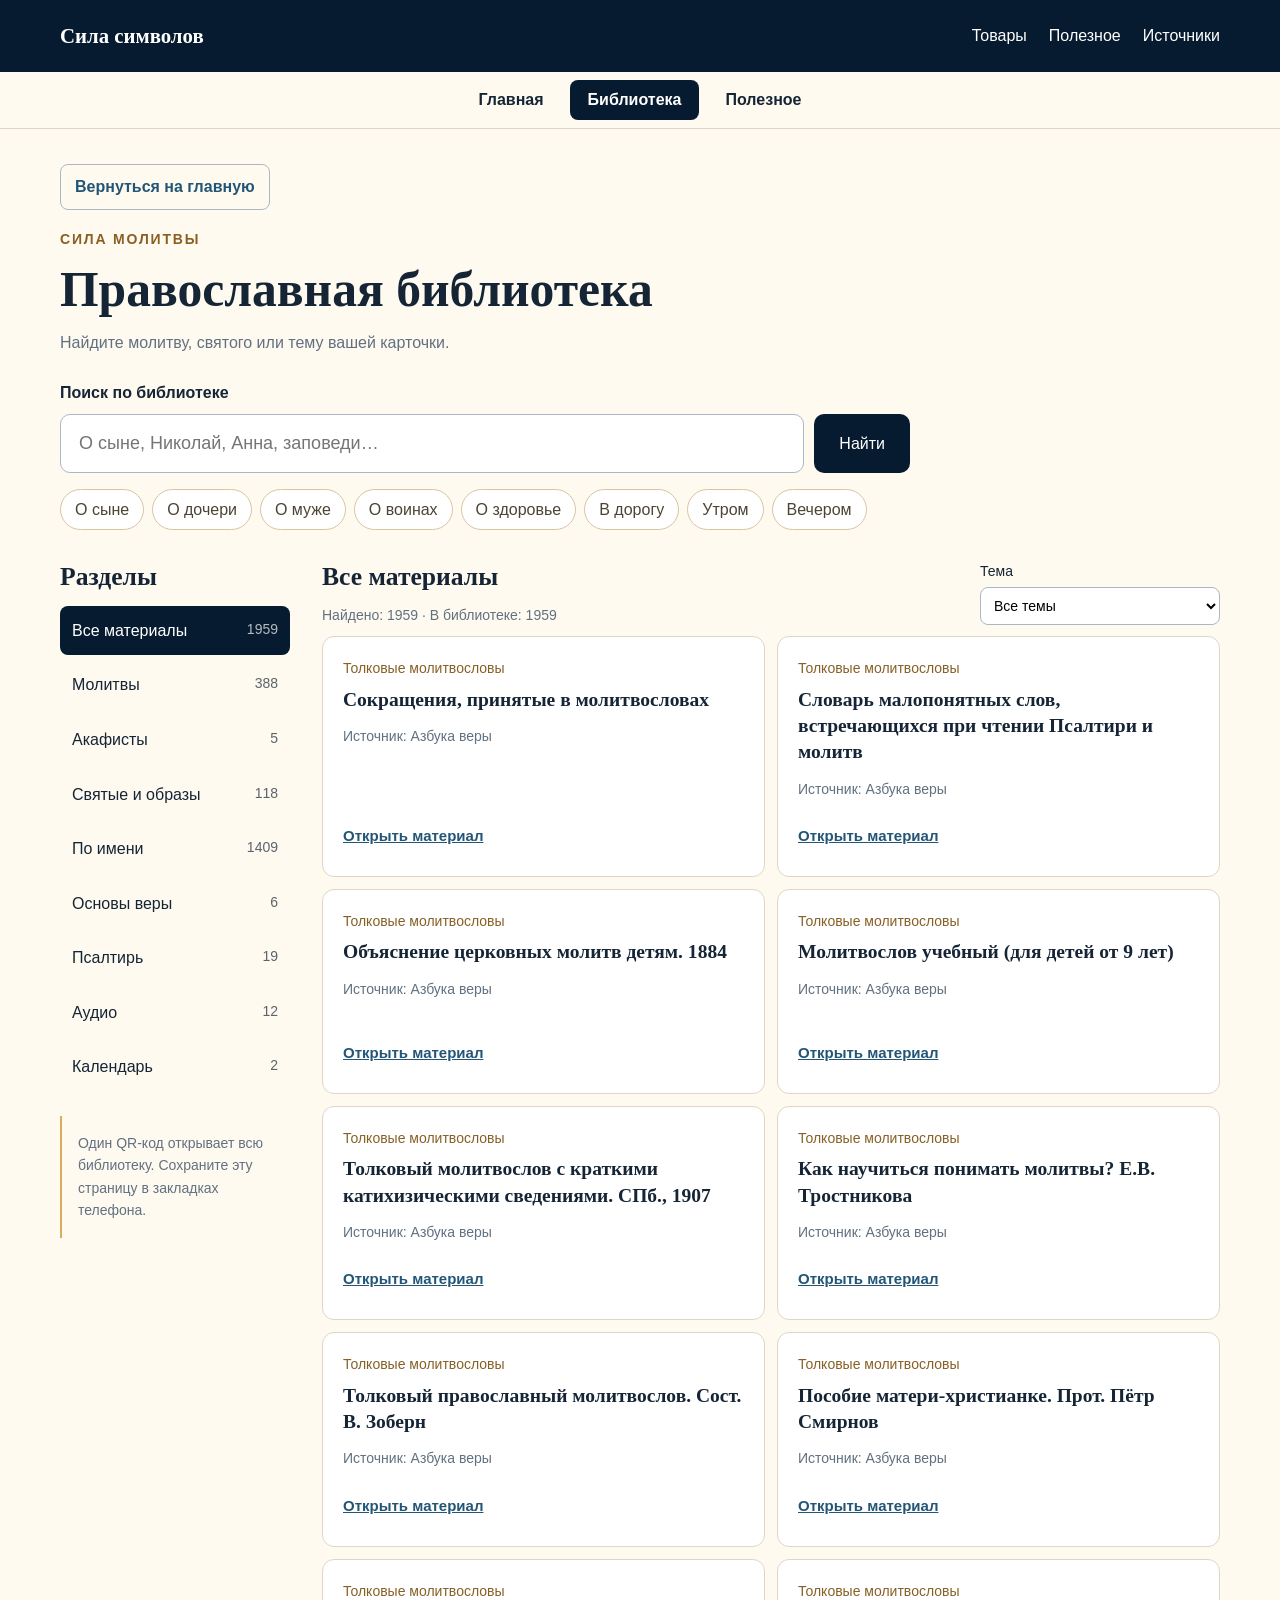
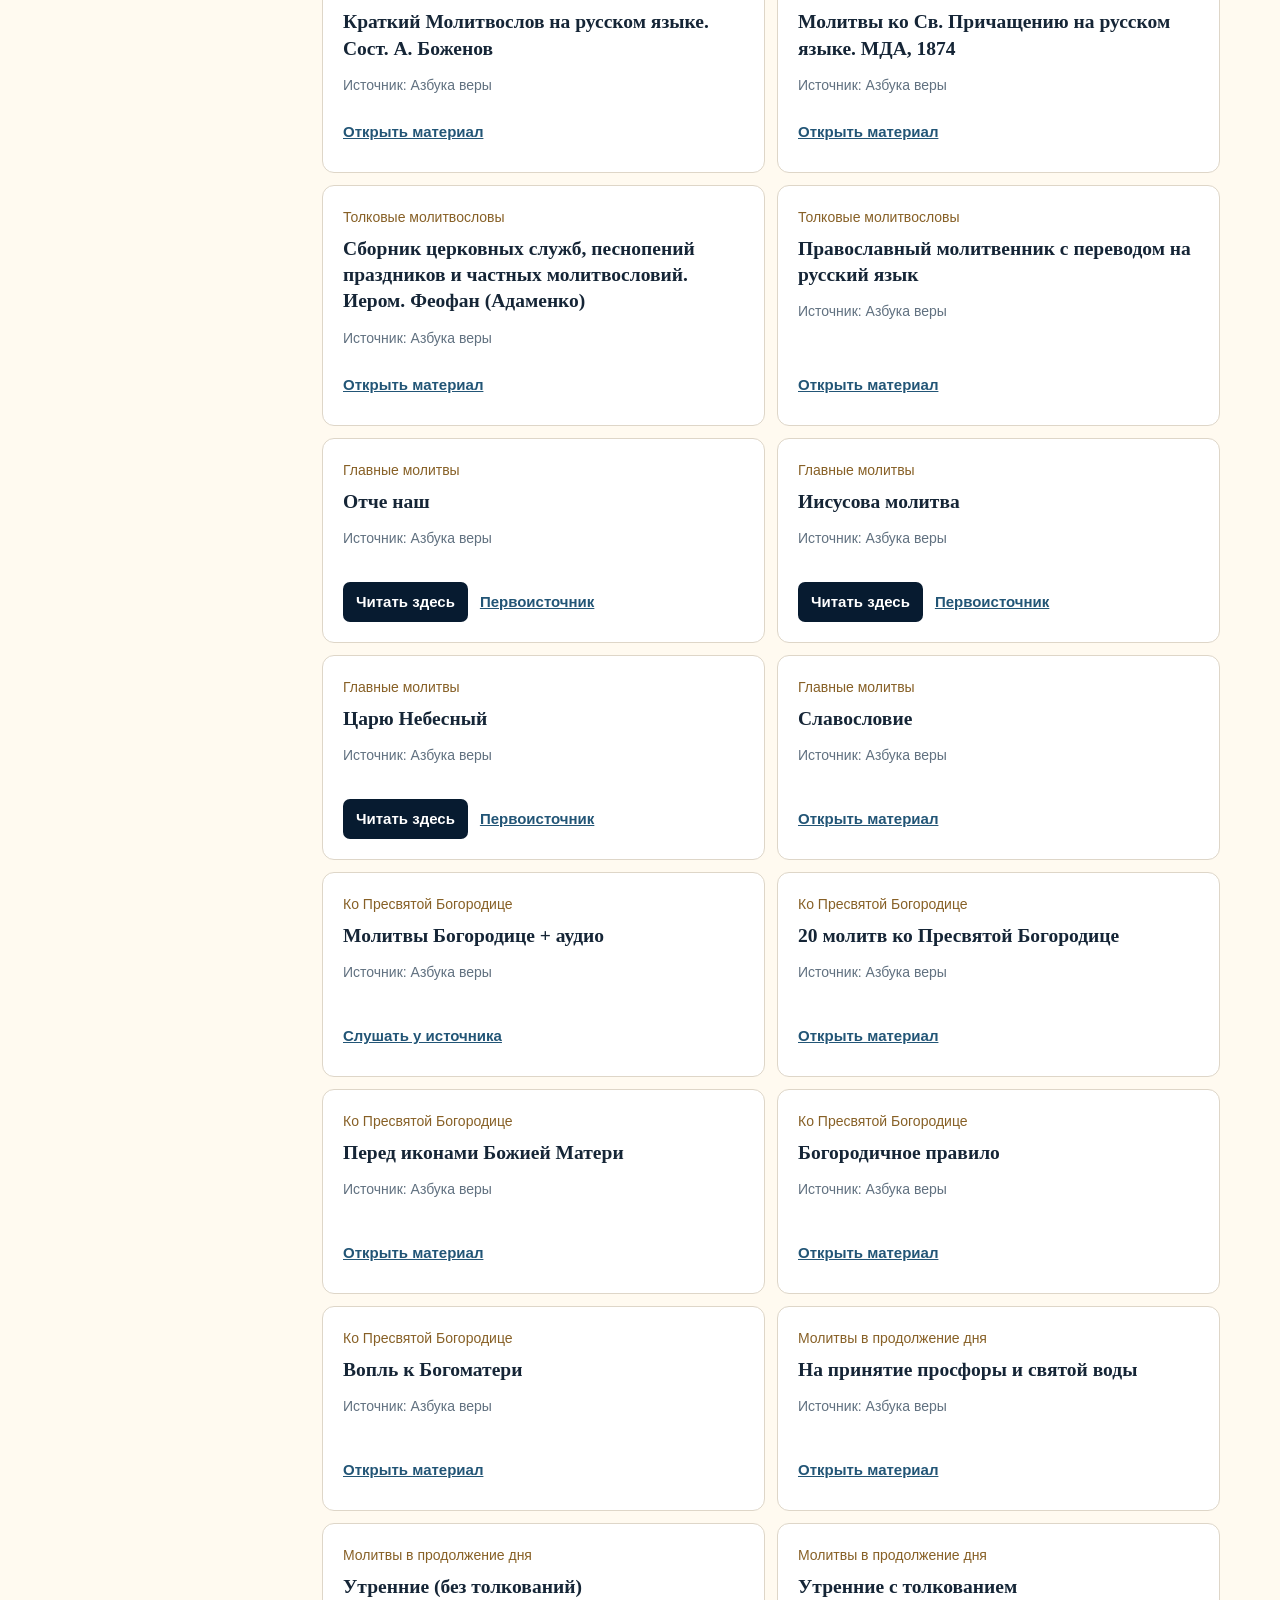
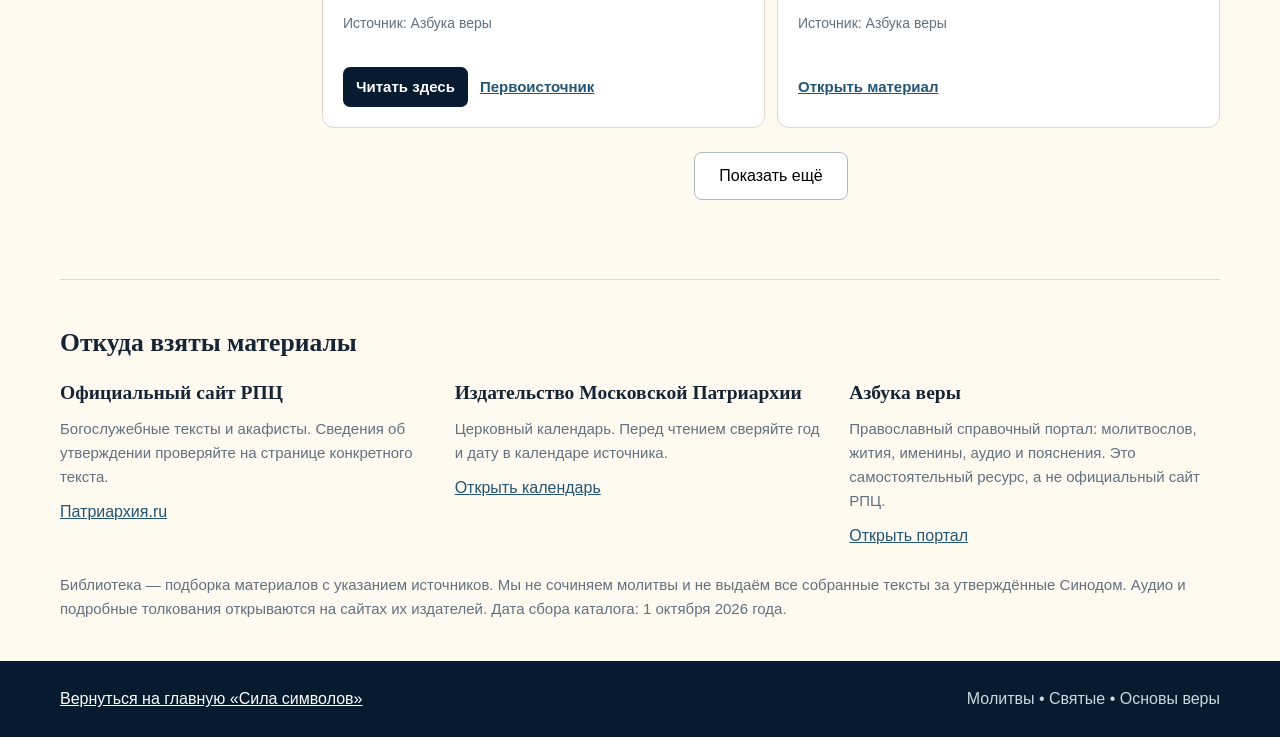
<file: biblioteka/index.html>
<!doctype html>
<html lang="ru"><head><meta charset="utf-8"><meta name="viewport" content="width=device-width,initial-scale=1"><title>Православная библиотека — Сила молитвы</title><meta name="description" content="Молитвы, акафисты, святые по имени, основы православной веры, аудио и календарь. Ссылки на источники каждого материала."><meta name="theme-color" content="#071b30"><link rel="stylesheet" href="/library.css?v=20261001-search2"><script defer src="/library.js?v=20261001-search2"></script></head>
<body><a class="skip" href="#main">К содержимому</a><header><div class="shell top"><a class="brand" href="/">Сила символов</a><nav aria-label="Основная навигация"><a href="/index.html#products">Товары</a><a href="/knowledge.html">Полезное</a><a href="#sources">Источники</a></nav></div><div class="section-tabs-wrap"><nav class="section-tabs shell" aria-label="Разделы сайта"><a href="/">Главная</a><a href="/biblioteka/" aria-current="page">Библиотека</a><a href="/knowledge.html">Полезное</a></nav></div></header>
<main id="main" class="shell"><div class="intro"><a class="return-link" href="/">Вернуться на главную</a><p class="eyebrow">Сила молитвы</p><h1>Православная библиотека</h1><p>Найдите молитву, святого или тему вашей карточки.</p></div>
<form id="search-form" role="search"><label for="search">Поиск по библиотеке</label><div class="search-row"><input type="search" id="search" placeholder="О сыне, Николай, Анна, заповеди…" autocomplete="off"><button type="submit">Найти</button></div></form>
<div class="topics" aria-label="Популярные темы"><button data-query="о сыне">О сыне</button><button data-query="о дочери">О дочери</button><button data-query="о муже">О муже</button><button data-query="воин">О воинах</button><button data-query="болящ">О здоровье</button><button data-query="водител">В дорогу</button><button data-query="утрен">Утром</button><button data-query="сон грядущ">Вечером</button></div>
<div class="workspace"><aside><h2>Разделы</h2><nav id="categories" aria-label="Разделы библиотеки"></nav><div class="aside-note">Один QR-код открывает всю библиотеку. Сохраните эту страницу в закладках телефона.</div></aside><section class="catalog" aria-labelledby="results-title"><div class="result-head"><div><h2 id="results-title">Все материалы</h2><p id="count" aria-live="polite">Загружаем библиотеку…</p></div><label class="select-label">Тема<select id="section"><option value="">Все темы</option></select></label></div><p id="name-note" hidden>Одно имя могут носить несколько святых. Откройте список и выберите святого, изображённого на вашей карточке. Имя само по себе не определяет небесного покровителя.</p><div id="results"></div><button id="more" hidden>Показать ещё</button><p id="error" hidden>Не удалось загрузить библиотеку. <button id="retry">Повторить</button></p></section></div>
<section id="sources" class="sources"><h2>Откуда взяты материалы</h2><div class="source-grid"><article><h3>Официальный сайт РПЦ</h3><p>Богослужебные тексты и акафисты. Сведения об утверждении проверяйте на странице конкретного текста.</p><a href="https://patriarchia.ru/documents/holy-texts" target="_blank" rel="noopener">Патриархия.ru</a></article><article><h3>Издательство Московской Патриархии</h3><p>Церковный календарь. Перед чтением сверяйте год и дату в календаре источника.</p><a href="https://calendar.rop.ru/" target="_blank" rel="noopener">Открыть календарь</a></article><article><h3>Азбука веры</h3><p>Православный справочный портал: молитвослов, жития, именины, аудио и пояснения. Это самостоятельный ресурс, а не официальный сайт РПЦ.</p><a href="https://azbyka.ru/" target="_blank" rel="noopener">Открыть портал</a></article></div><p class="policy">Библиотека — подборка материалов с указанием источников. Мы не сочиняем молитвы и не выдаём все собранные тексты за утверждённые Синодом. Аудио и подробные толкования открываются на сайтах их издателей. Дата сбора каталога: 1 октября 2026 года.</p></section>
</main><footer><div class="shell"><a href="/">Вернуться на главную «Сила символов»</a><span>Молитвы • Святые • Основы веры</span></div></footer>
<dialog id="reader"><div class="reader-top"><span>Чтение молитвы</span><button id="close" aria-label="Закрыть">Закрыть</button></div><h2 id="reader-title"></h2><div class="reader-tools"><button id="smaller" aria-label="Уменьшить шрифт">А−</button><button id="larger" aria-label="Увеличить шрифт">А+</button><button id="copy">Скопировать текст</button></div><div id="reader-text"></div><p id="reader-source"></p><p class="reader-note">Традиционный текст. Для пояснений и других вариантов откройте источник.</p></dialog></body></html>
</file>
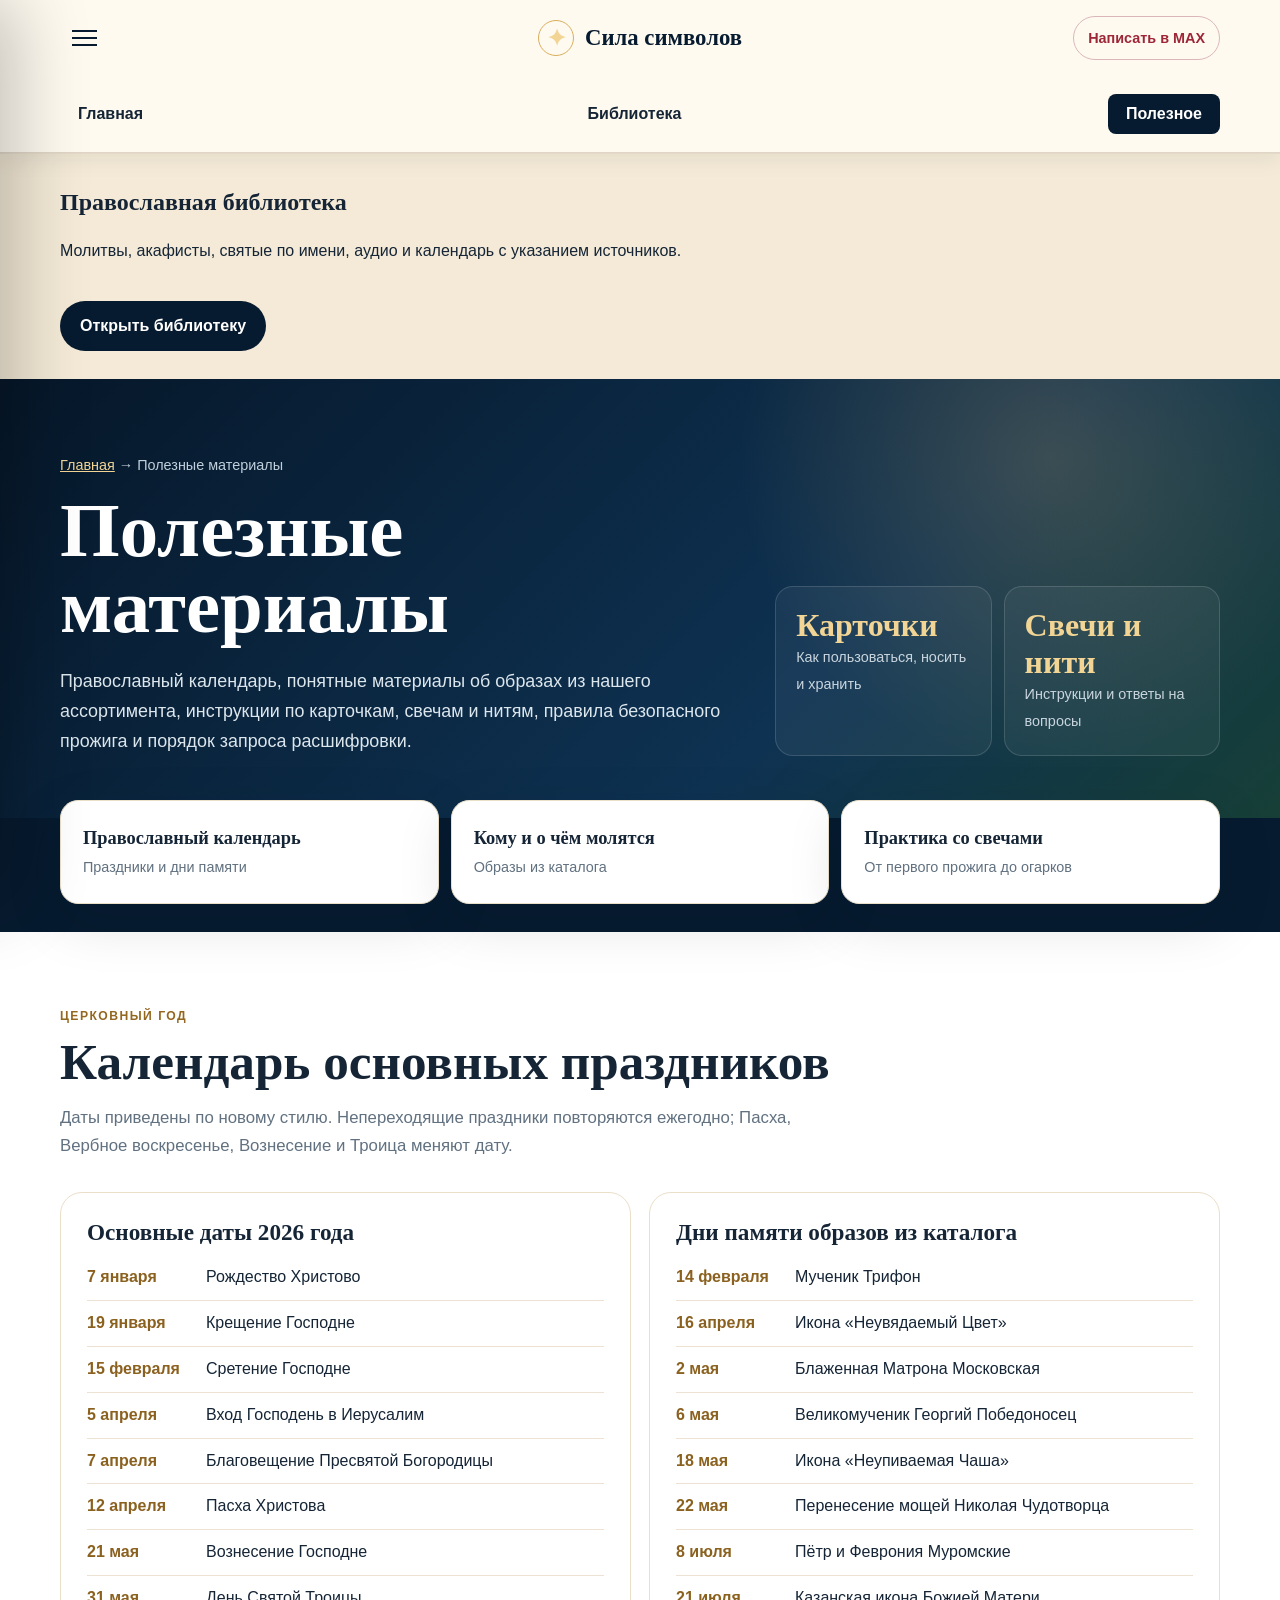
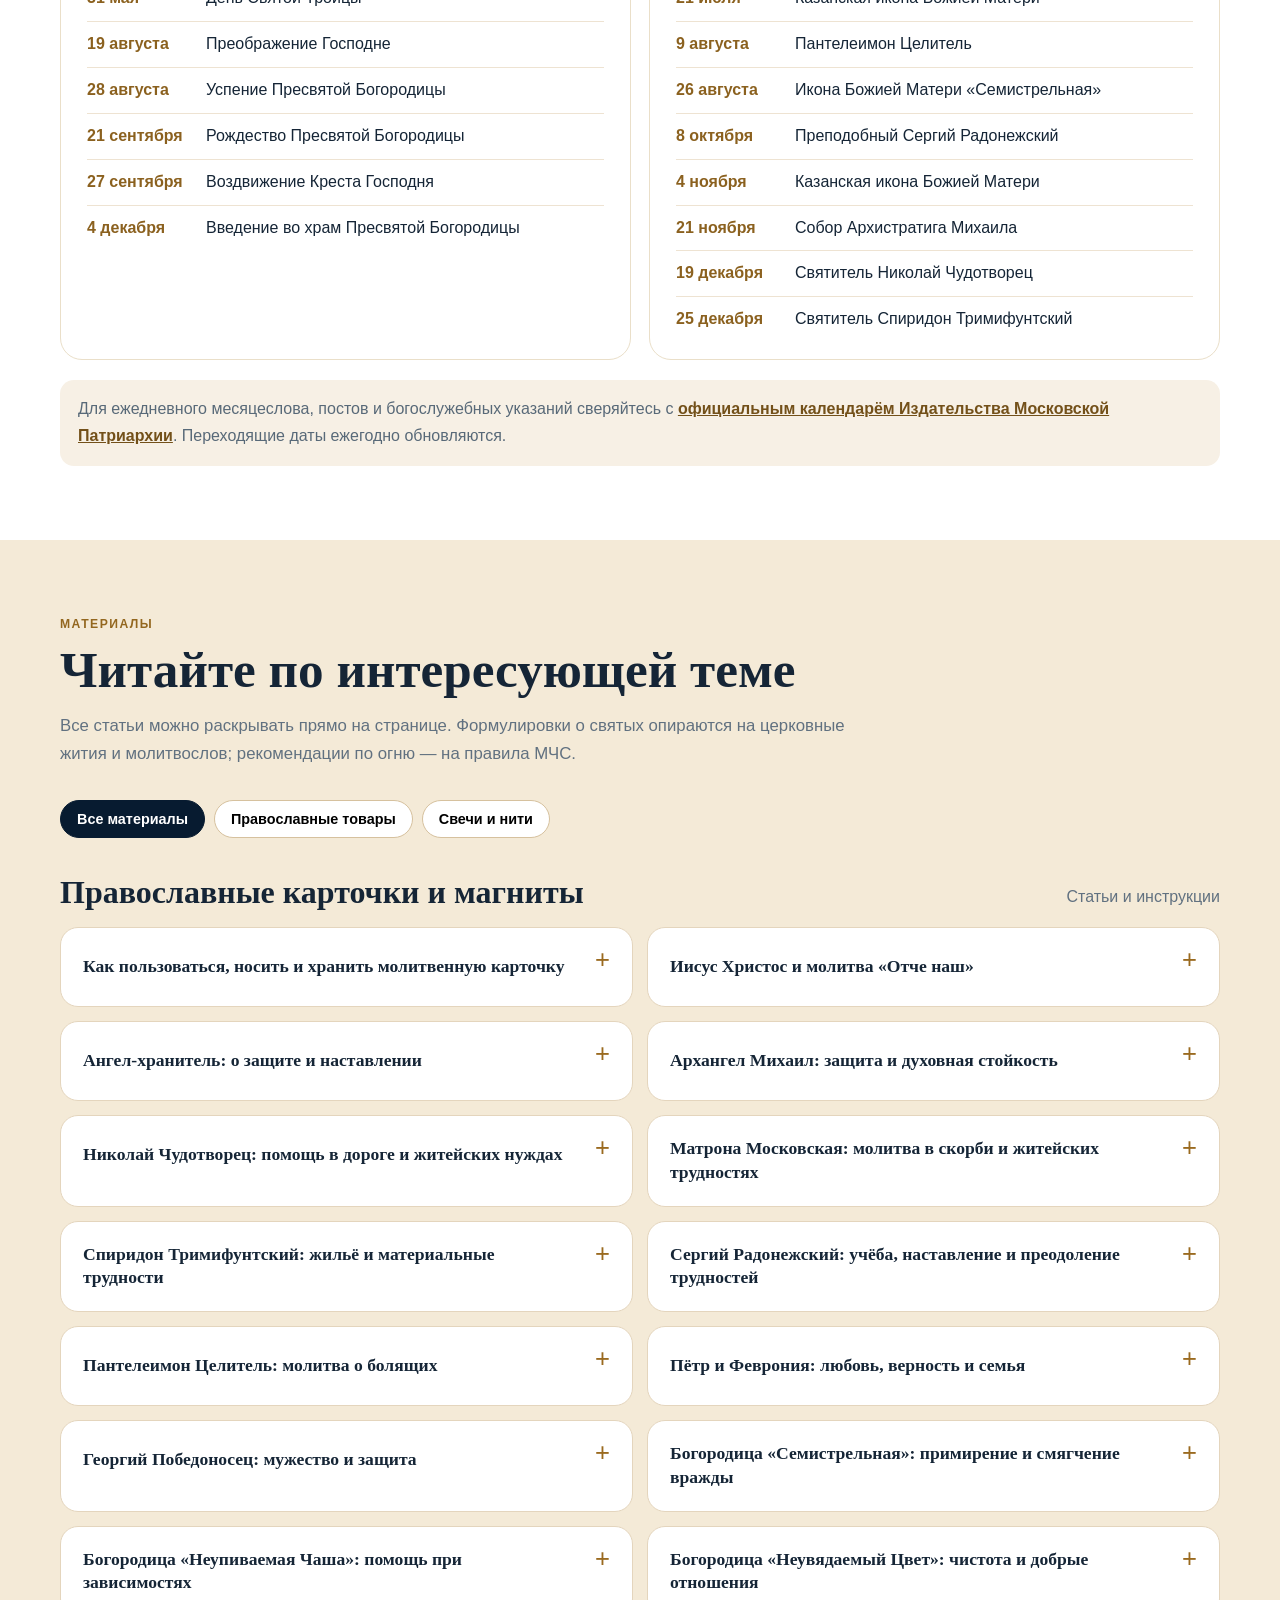
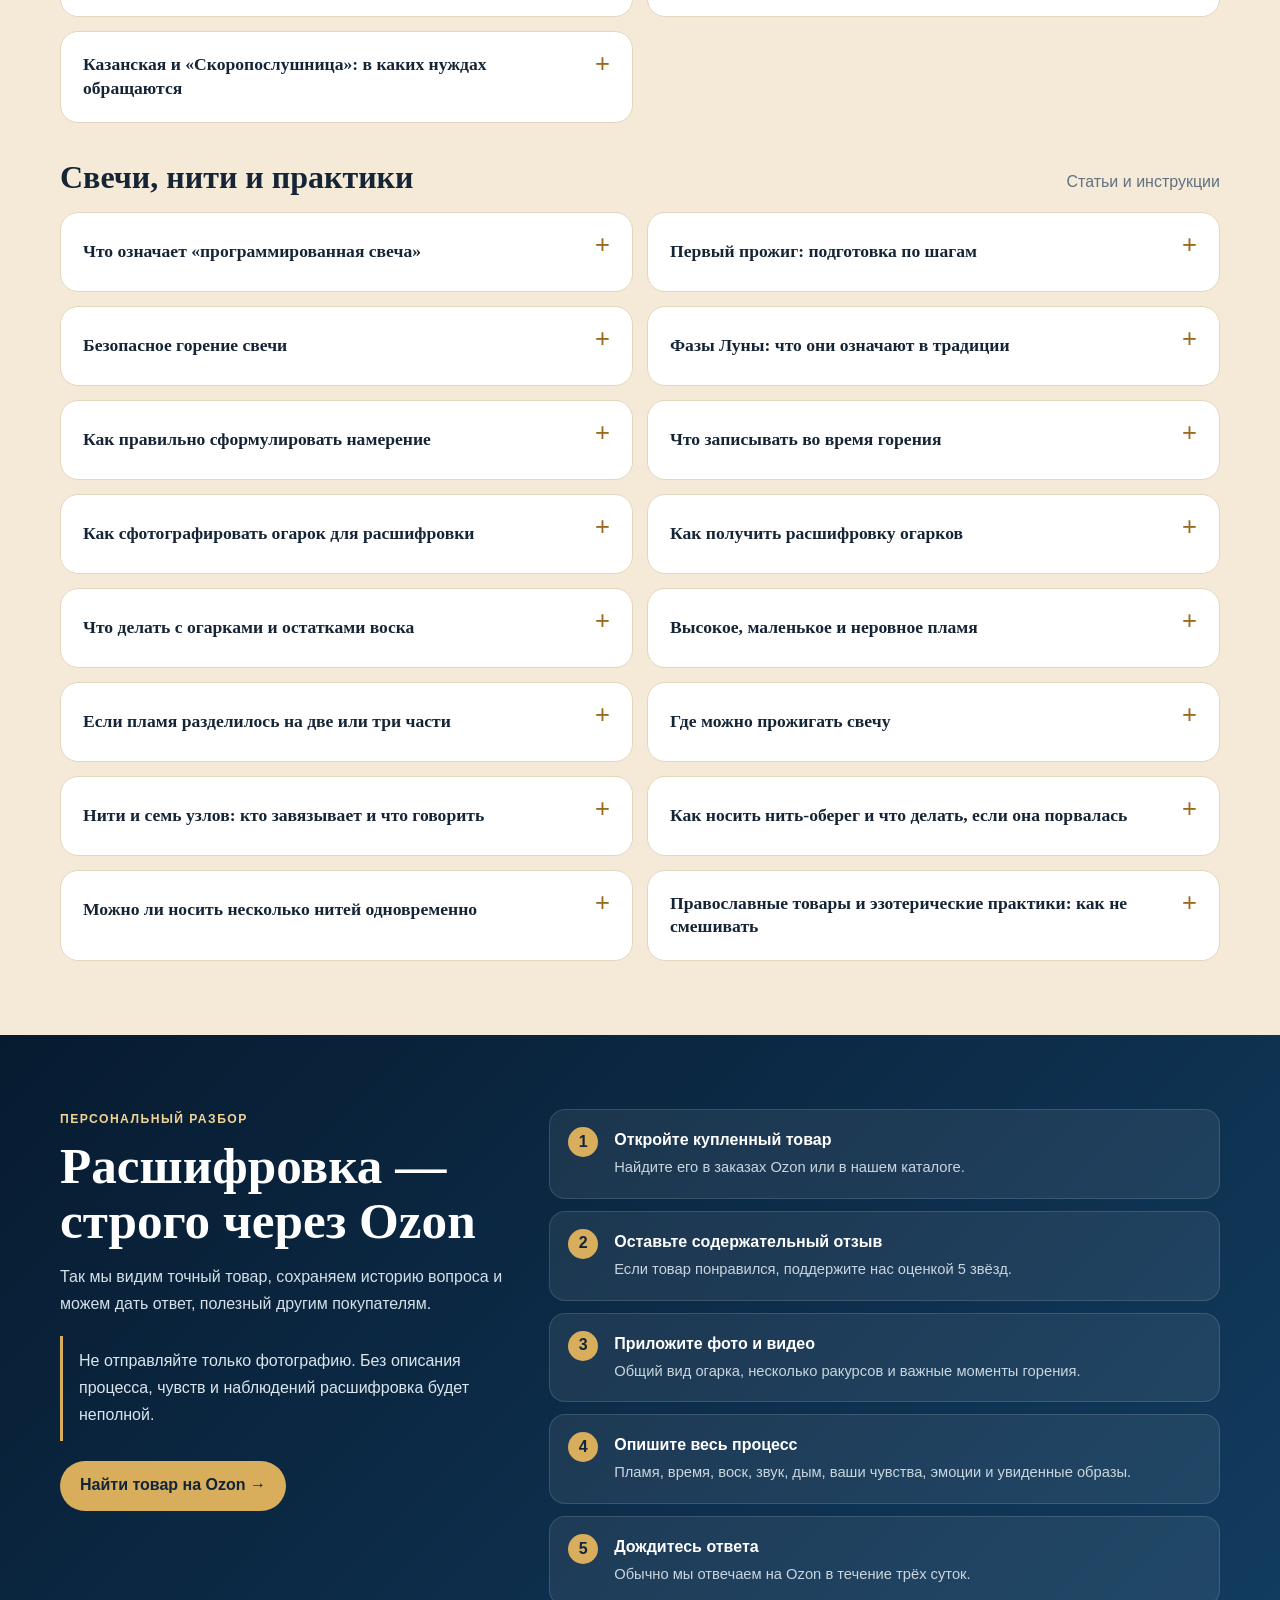
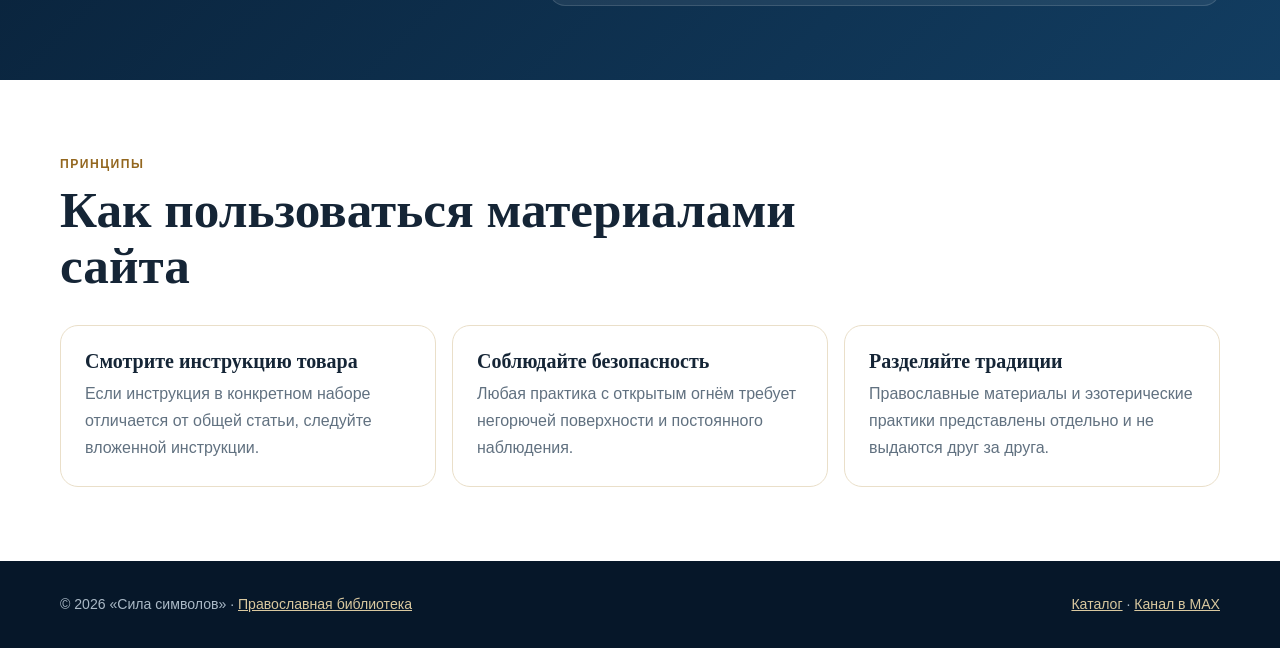
<file: knowledge.html>
<!doctype html>
<html lang="ru">
<head>
  <meta charset="utf-8">
  <meta name="viewport" content="width=device-width, initial-scale=1">
  <title>Полезные материалы — Сила символов</title>
  <meta name="description" content="Православный календарь, материалы о святых и иконах, инструкции по свечам, нитям, фазам Луны и расшифровке огарков через Ozon.">
  <meta name="theme-color" content="#071b30">
  <link rel="icon" type="image/svg+xml" href="data:image/svg+xml,%3Csvg xmlns='http://www.w3.org/2000/svg' viewBox='0 0 64 64'%3E%3Crect width='64' height='64' rx='14' fill='%23071b30'/%3E%3Cpath d='M32 11v42M22 22h20M18 32h28' stroke='%23e4bd6c' stroke-width='5' stroke-linecap='round'/%3E%3C/svg%3E">
  <style>
    :root{--navy:#071b30;--navy2:#103a5d;--gold:#d8ad5b;--gold2:#f2d595;--cream:#fffaf0;--paper:#f4ead7;--ink:#152536;--muted:#617180;--green:#173f37;--shadow:0 18px 55px rgba(3,20,37,.13)}
    *{box-sizing:border-box}html{scroll-behavior:smooth}body{margin:0;background:var(--cream);color:var(--ink);font:16px/1.68 Inter,Segoe UI,Arial,sans-serif}a{color:inherit}.shell{width:min(1160px,calc(100% - 36px));margin:auto}.topbar{position:sticky;top:0;z-index:30;background:rgba(7,27,48,.96);backdrop-filter:blur(14px);color:#fff;border-bottom:1px solid rgba(255,255,255,.09)}.topbar .shell{min-height:70px;display:flex;align-items:center;justify-content:space-between;gap:24px}.brand{display:flex;align-items:center;gap:11px;text-decoration:none;font:700 1.2rem Georgia,serif}.brand-mark{width:36px;height:36px;border:1px solid var(--gold);border-radius:50%;display:grid;place-items:center;color:var(--gold2)}.nav{display:flex;gap:20px;align-items:center}.nav a{text-decoration:none;color:#eaf0f5;font-size:.94rem}.nav a:hover{color:var(--gold2)}
    .hero{background:radial-gradient(circle at 82% 18%,rgba(216,173,91,.22),transparent 28%),linear-gradient(135deg,#061729,#0e3252 65%,#173f37);color:#fff;padding:74px 0 62px}.breadcrumbs{color:#bfd0dc;font-size:.9rem}.breadcrumbs a{color:var(--gold2)}.hero-grid{display:grid;grid-template-columns:1.2fr .8fr;gap:48px;align-items:end}.hero h1{font:700 clamp(2.7rem,6vw,5.2rem)/.98 Georgia,serif;margin:16px 0 22px}.hero p{font-size:1.12rem;color:#dce6ed;max-width:780px;margin:0}.hero-stat{display:grid;grid-template-columns:1fr 1fr;gap:12px}.stat{border:1px solid rgba(255,255,255,.14);background:rgba(255,255,255,.05);border-radius:18px;padding:20px}.stat strong{display:block;color:var(--gold2);font:700 2rem Georgia,serif}.stat span{color:#c9d5de;font-size:.9rem}
    .jump{background:var(--navy);padding:0 0 28px}.jump-grid{display:grid;grid-template-columns:repeat(3,1fr);gap:12px}.jump a{margin-top:-18px;position:relative;background:#fff;text-decoration:none;border-radius:18px;padding:22px;box-shadow:var(--shadow);border:1px solid #eadfc9}.jump b{display:block;font-family:Georgia,serif;font-size:1.15rem}.jump span{color:var(--muted);font-size:.9rem}.jump a:hover{transform:translateY(-2px)}
    section{padding:74px 0}.section-head{max-width:800px;margin-bottom:32px}.kicker{font-size:.76rem;font-weight:800;letter-spacing:.12em;text-transform:uppercase;color:#93671f}.section-head h2{font:700 clamp(2rem,4vw,3.3rem)/1.08 Georgia,serif;margin:8px 0 14px}.section-head p{margin:0;color:var(--muted);font-size:1.05rem}.calendar{background:#fff}.calendar-grid{display:grid;grid-template-columns:1fr 1fr;gap:18px}.calendar-card{border:1px solid #eadfc9;border-radius:22px;padding:26px;background:#fff}.calendar-card h3{margin:0 0 18px;font:700 1.45rem Georgia,serif}.dates{display:grid;gap:9px}.date-row{display:grid;grid-template-columns:105px 1fr;gap:14px;border-top:1px solid #eee3d2;padding-top:9px}.date-row:first-child{border-top:0;padding-top:0}.date-row time{font-weight:800;color:#8b611f}.calendar-note{margin:20px 0 0;background:#f7f0e5;padding:16px 18px;border-radius:14px;color:#586978}.calendar-note a{color:#735019;font-weight:700}
    .library{background:var(--paper)}.filters{display:flex;gap:9px;flex-wrap:wrap;margin-bottom:26px}.filter{border:1px solid #d6c19e;background:#fff;padding:10px 16px;border-radius:999px;font:700 .9rem Inter,Arial;cursor:pointer}.filter.active,.filter:hover{background:var(--navy);color:#fff;border-color:var(--navy)}.topic-block{margin-top:36px}.topic-title{display:flex;align-items:end;justify-content:space-between;gap:18px;margin-bottom:16px}.topic-title h3{font:700 2rem Georgia,serif;margin:0}.topic-title span{color:var(--muted)}.articles{display:grid;grid-template-columns:repeat(2,minmax(0,1fr));gap:14px}.article{background:#fff;border:1px solid #e4d5bd;border-radius:18px;overflow:hidden}.article[hidden]{display:none}.article>summary{list-style:none;cursor:pointer;padding:21px 58px 21px 22px;font:700 1.1rem/1.35 Georgia,serif;position:relative;min-height:78px;display:flex;align-items:center}.article>summary::-webkit-details-marker{display:none}.article>summary:after{content:"+";position:absolute;right:22px;top:17px;color:#9a6a1f;font:400 1.6rem Arial}.article[open]>summary:after{content:"–"}.article[open]>summary{background:#fbf6ed;border-bottom:1px solid #eadfc9}.article-body{padding:20px 22px}.article-body p{margin:0 0 13px}.article-body p:last-child{margin-bottom:0}.article-body ul,.article-body ol{padding-left:22px;margin:8px 0 14px}.article-body li{margin:5px 0}.source{display:block;margin-top:16px;padding-top:13px;border-top:1px solid #eee3d2;color:#76531d;font-size:.86rem;font-weight:700}.source a{color:#76531d}.tag{display:inline-flex;font:800 .72rem Inter,Arial;text-transform:uppercase;letter-spacing:.08em;color:#8e641f;background:#f6e8cc;border-radius:999px;padding:5px 9px;margin-bottom:10px}
    .decode{background:linear-gradient(135deg,#071b30,#123d61);color:#fff}.decode-card{display:grid;grid-template-columns:.8fr 1.2fr;gap:42px;align-items:start}.decode h2{font:700 clamp(2rem,4vw,3.25rem)/1.08 Georgia,serif;margin:8px 0 16px}.decode p{color:#d5e1e9}.decode-steps{display:grid;gap:12px;counter-reset:decode}.decode-step{counter-increment:decode;background:rgba(255,255,255,.07);border:1px solid rgba(255,255,255,.13);border-radius:16px;padding:17px 18px 17px 64px;position:relative}.decode-step:before{content:counter(decode);position:absolute;left:18px;top:17px;width:30px;height:30px;border-radius:50%;display:grid;place-items:center;background:var(--gold);color:#11263a;font-weight:900}.decode-step b{display:block;color:#fff}.decode-step span{color:#c9d6df;font-size:.92rem}.notice{margin-top:18px;border-left:3px solid var(--gold);padding:12px 0 12px 16px;color:#dce6ed}.btn{display:inline-flex;align-items:center;justify-content:center;min-height:50px;padding:11px 20px;border-radius:999px;text-decoration:none;font-weight:800;background:var(--gold);color:#10253a;margin-top:20px}.btn:hover{background:var(--gold2)}
    .principles{background:#fff}.principle-grid{display:grid;grid-template-columns:repeat(3,1fr);gap:16px}.principle{padding:24px;border:1px solid #eadfc9;border-radius:18px}.principle h3{margin:0 0 8px;font:700 1.25rem Georgia,serif}.principle p{margin:0;color:var(--muted)}footer{background:#061729;color:#aab9c6;padding:32px 0}.footer-grid{display:flex;justify-content:space-between;gap:20px;align-items:center}.footer-grid p{margin:0;font-size:.88rem}.footer-grid a{color:#d9c89f}
    @media(max-width:900px){.hero-grid,.decode-card{grid-template-columns:1fr}.hero-stat{max-width:560px}.articles{grid-template-columns:1fr}.principle-grid{grid-template-columns:1fr}.nav{display:none}}
    @media(max-width:680px){.shell{width:min(100% - 24px,1160px)}.hero{padding:48px 0}.hero h1{font-size:2.75rem}.jump-grid,.calendar-grid{grid-template-columns:1fr}.jump a{margin-top:0}.jump{padding:18px 0}.date-row{grid-template-columns:86px 1fr}.topic-title{display:block}.topic-title span{display:block;margin-top:4px}.article>summary{min-height:auto}.footer-grid{align-items:flex-start;flex-direction:column}section{padding:58px 0}}
    :root{--red:#9d2637}body.menu-open{overflow:hidden}.topbar{background:rgba(255,250,240,.97);color:var(--navy);border-bottom:1px solid #e6d9c5;box-shadow:0 5px 22px rgba(7,27,48,.07)}.topbar .shell{height:76px;display:grid;grid-template-columns:1fr auto 1fr;align-items:center}.menu-toggle{justify-self:start;width:48px;height:48px;border:0;background:transparent;color:var(--navy);display:grid;place-items:center;cursor:pointer;border-radius:50%}.menu-toggle:hover{background:#f2e8d7}.menu-lines,.menu-lines:before,.menu-lines:after{display:block;width:25px;height:2px;background:currentColor;content:"";position:relative}.menu-lines:before{position:absolute;top:-7px}.menu-lines:after{position:absolute;top:7px}.brand{justify-self:center;color:var(--navy);font-size:1.42rem}.header-contact{justify-self:end;text-decoration:none;font-size:.9rem;font-weight:800;color:var(--red);padding:9px 14px;border:1px solid #dab6bb;border-radius:999px}.nav{display:none}.menu-overlay{position:fixed;inset:0;background:rgba(4,18,31,.62);z-index:60;opacity:0;visibility:hidden;transition:.25s}.menu-drawer{position:fixed;left:0;top:0;bottom:0;z-index:70;width:min(440px,92vw);background:#fffaf2;transform:translateX(-102%);transition:transform .32s ease;overflow:auto;box-shadow:24px 0 70px rgba(0,0,0,.24)}.menu-open .menu-overlay{opacity:1;visibility:visible}.menu-open .menu-drawer{transform:none}.drawer-head{position:sticky;top:0;z-index:2;display:flex;align-items:center;justify-content:space-between;gap:20px;padding:24px 26px;background:#071b30;color:#fff}.drawer-head strong{font:700 1.45rem Georgia,serif}.menu-close{width:42px;height:42px;border:1px solid rgba(255,255,255,.3);border-radius:50%;background:transparent;color:#fff;font-size:1.6rem;cursor:pointer}.drawer-nav{padding:18px 26px 34px}.drawer-home,.drawer-main-link,.drawer-contact{display:flex;align-items:center;justify-content:space-between;gap:14px;text-decoration:none;font-weight:800;padding:17px 0;border-bottom:1px solid #dfd2bf}.drawer-group{border-bottom:1px solid #dfd2bf}.drawer-group>summary,.drawer-subgroup>summary{list-style:none;cursor:pointer;position:relative}.drawer-group>summary{padding:17px 32px 17px 0;font:700 1.08rem Georgia,serif}.drawer-subgroup{margin:0 0 13px 10px;border-left:3px solid var(--red)}.drawer-subgroup>summary{padding:9px 30px 9px 14px;font-weight:800}.drawer-group>summary:after,.drawer-subgroup>summary:after{content:"+";position:absolute;right:7px;color:var(--red);font:400 1.35rem Arial}.drawer-group[open]>summary:after,.drawer-subgroup[open]>summary:after{content:"–"}.drawer-links{display:grid;padding:1px 12px 10px 14px}.drawer-links a{padding:9px 8px;text-decoration:none;color:#526170;line-height:1.35}.drawer-contact{margin-top:22px;border:0;border-radius:14px;padding:15px 17px;background:var(--red);color:#fff}@media(max-width:680px){.topbar .shell{width:calc(100% - 14px);height:68px;min-height:68px}.brand{display:flex;gap:7px;font-size:1rem}.brand-mark{width:28px;height:28px}.header-contact{font-size:0;width:44px;height:44px;padding:0;display:grid;place-items:center}.header-contact:before{content:"MAX";font-size:.7rem}.menu-toggle{width:42px;height:42px}.drawer-nav{padding-left:22px;padding-right:22px}}
  .section-tabs-wrap{background:#fffaf0;border-bottom:1px solid #ded6c8}.section-tabs{display:flex!important;justify-content:center;gap:8px;padding-top:8px;padding-bottom:8px}.section-tabs a{display:block;padding:9px 18px;color:#152536!important;text-decoration:none;font:700 16px/1.4 Arial,sans-serif;border-radius:8px}.section-tabs a:hover{background:#f2e4c9}.section-tabs a[aria-current="page"]{background:#071b30;color:white!important}.section-tabs a:focus-visible{outline:3px solid #bb872c;outline-offset:2px}@media(max-width:480px){.section-tabs{gap:4px}.section-tabs a{padding:9px 12px;font-size:14px}}</style>
</head>
<body>
  <header class="topbar"><div class="shell"><button class="menu-toggle" id="menu-toggle" type="button" aria-label="Открыть меню" aria-controls="menu-drawer" aria-expanded="false"><span class="menu-lines"></span></button><a class="brand" href="index.html"><span class="brand-mark">✦</span>Сила символов</a><a class="header-contact" href="https://max.ru/se14344994_biz" target="_blank" rel="noopener">Написать в MAX</a></div><div class="section-tabs-wrap"><nav class="section-tabs shell" aria-label="Разделы сайта"><a href="/">Главная</a><a href="/biblioteka/">Библиотека</a><a href="/knowledge.html" aria-current="page">Полезное</a></nav></div></header>
  <div class="menu-overlay" id="menu-overlay"></div><aside class="menu-drawer" id="menu-drawer" aria-label="Меню сайта" aria-hidden="true"><div class="drawer-head"><strong>Сила символов</strong><button class="menu-close" id="menu-close" type="button" aria-label="Закрыть меню">×</button></div><nav class="drawer-nav"><a class="drawer-main-link" href="/biblioteka/">Православная библиотека</a>
    <a class="drawer-home" href="index.html">Главная <span>→</span></a><details class="drawer-group" open><summary>Каталог товаров</summary>
      <details class="drawer-subgroup"><summary>Православные товары</summary><div class="drawer-links"><a href="index.html?group=Православные%20товары&amp;category=Карточки%20с%20молитвами#products">Карточки с молитвами</a><a href="index.html?group=Православные%20товары&amp;category=Именные%20карточки-иконы#products">Именные карточки-иконы</a><a href="index.html?group=Православные%20товары&amp;category=Молитвенные%20наборы%20и%20крестики#products">Наборы и крестики</a></div></details>
      <details class="drawer-subgroup"><summary>Магниты</summary><div class="drawer-links"><a href="index.html?group=Магниты&amp;category=Православные%20магниты#products">Православные магниты</a><a href="index.html?group=Магниты&amp;category=Новогодние%20магниты#products">Новогодние магниты</a></div></details>
      <details class="drawer-subgroup"><summary>Свечи и обереги</summary><div class="drawer-links"><a href="index.html?group=Свечи%20и%20обереги&amp;category=Свечи#products">Свечи</a><a href="index.html?group=Свечи%20и%20обереги&amp;category=Нити-обереги#products">Нити-обереги</a><a href="index.html?group=Свечи%20и%20обереги&amp;category=Карты-талисманы#products">Карты-талисманы</a></div></details>
      <details class="drawer-subgroup"><summary>Наклейки и этикетки</summary><div class="drawer-links"><a href="index.html?group=Наклейки%20и%20этикетки&amp;category=Школьные%20наклейки#products">Для школы</a><a href="index.html?group=Наклейки%20и%20этикетки&amp;category=Для%20заморозки%20и%20заготовок#products">Для заморозки и заготовок</a><a href="index.html?group=Наклейки%20и%20этикетки#products">Все наклейки и этикетки</a></div></details>
      <details class="drawer-subgroup"><summary>Подарки и упаковка</summary><div class="drawer-links"><a href="index.html?group=Подарки%20и%20упаковка#products">Открыть раздел</a></div></details>
    </details><a class="drawer-main-link" href="#calendar">Православный календарь <span>→</span></a><a class="drawer-main-link" href="#orthodox">Православные материалы <span>→</span></a><a class="drawer-main-link" href="#candles">Свечи и нити <span>→</span></a><a class="drawer-main-link" href="#decoding">Расшифровка огарков <span>→</span></a><a class="drawer-main-link" href="index.html#wholesale">Сотрудничество <span>→</span></a><a class="drawer-contact" href="https://max.ru/se14344994_biz" target="_blank" rel="noopener">Связаться с нами в MAX <span>→</span></a>
  </nav></aside>
  <main><section style="padding:28px 0;background:#f4ead7"><div class="shell"><h2 style="margin:0 0 10px;font-family:Georgia,serif">Православная библиотека</h2><p>Молитвы, акафисты, святые по имени, аудио и календарь с указанием источников.</p><a class="btn" href="/biblioteka/" style="background:#071b30;color:#fff">Открыть библиотеку</a></div></section>
    <section class="hero"><div class="shell"><div class="breadcrumbs"><a href="index.html">Главная</a> → Полезные материалы</div><div class="hero-grid"><div><h1>Полезные материалы</h1><p>Православный календарь, понятные материалы об образах из нашего ассортимента, инструкции по карточкам, свечам и нитям, правила безопасного прожига и порядок запроса расшифровки.</p></div><div class="hero-stat"><div class="stat"><strong>Карточки</strong><span>Как пользоваться, носить и хранить</span></div><div class="stat"><strong>Свечи и нити</strong><span>Инструкции и ответы на вопросы</span></div></div></div></div></section>
    <div class="jump"><div class="shell jump-grid"><a href="#calendar"><b>Православный календарь</b><span>Праздники и дни памяти</span></a><a href="#orthodox"><b>Кому и о чём молятся</b><span>Образы из каталога</span></a><a href="#candles"><b>Практика со свечами</b><span>От первого прожига до огарков</span></a></div></div>

    <section class="calendar" id="calendar"><div class="shell"><div class="section-head"><div class="kicker">Церковный год</div><h2>Календарь основных праздников</h2><p>Даты приведены по новому стилю. Непереходящие праздники повторяются ежегодно; Пасха, Вербное воскресенье, Вознесение и Троица меняют дату.</p></div><div class="calendar-grid">
      <article class="calendar-card"><h3>Основные даты 2026 года</h3><div class="dates"><div class="date-row"><time>7 января</time><span>Рождество Христово</span></div><div class="date-row"><time>19 января</time><span>Крещение Господне</span></div><div class="date-row"><time>15 февраля</time><span>Сретение Господне</span></div><div class="date-row"><time>5 апреля</time><span>Вход Господень в Иерусалим</span></div><div class="date-row"><time>7 апреля</time><span>Благовещение Пресвятой Богородицы</span></div><div class="date-row"><time>12 апреля</time><span>Пасха Христова</span></div><div class="date-row"><time>21 мая</time><span>Вознесение Господне</span></div><div class="date-row"><time>31 мая</time><span>День Святой Троицы</span></div><div class="date-row"><time>19 августа</time><span>Преображение Господне</span></div><div class="date-row"><time>28 августа</time><span>Успение Пресвятой Богородицы</span></div><div class="date-row"><time>21 сентября</time><span>Рождество Пресвятой Богородицы</span></div><div class="date-row"><time>27 сентября</time><span>Воздвижение Креста Господня</span></div><div class="date-row"><time>4 декабря</time><span>Введение во храм Пресвятой Богородицы</span></div></div></article>
      <article class="calendar-card"><h3>Дни памяти образов из каталога</h3><div class="dates"><div class="date-row"><time>14 февраля</time><span>Мученик Трифон</span></div><div class="date-row"><time>16 апреля</time><span>Икона «Неувядаемый Цвет»</span></div><div class="date-row"><time>2 мая</time><span>Блаженная Матрона Московская</span></div><div class="date-row"><time>6 мая</time><span>Великомученик Георгий Победоносец</span></div><div class="date-row"><time>18 мая</time><span>Икона «Неупиваемая Чаша»</span></div><div class="date-row"><time>22 мая</time><span>Перенесение мощей Николая Чудотворца</span></div><div class="date-row"><time>8 июля</time><span>Пётр и Феврония Муромские</span></div><div class="date-row"><time>21 июля</time><span>Казанская икона Божией Матери</span></div><div class="date-row"><time>9 августа</time><span>Пантелеимон Целитель</span></div><div class="date-row"><time>26 августа</time><span>Икона Божией Матери «Семистрельная»</span></div><div class="date-row"><time>8 октября</time><span>Преподобный Сергий Радонежский</span></div><div class="date-row"><time>4 ноября</time><span>Казанская икона Божией Матери</span></div><div class="date-row"><time>21 ноября</time><span>Собор Архистратига Михаила</span></div><div class="date-row"><time>19 декабря</time><span>Святитель Николай Чудотворец</span></div><div class="date-row"><time>25 декабря</time><span>Святитель Спиридон Тримифунтский</span></div></div></article>
    </div><p class="calendar-note">Для ежедневного месяцеслова, постов и богослужебных указаний сверяйтесь с <a href="https://calendar.rop.ru/?inc=2026" target="_blank" rel="noopener">официальным календарём Издательства Московской Патриархии</a>. Переходящие даты ежегодно обновляются.</p></div></section>

    <section class="library"><div class="shell"><div class="section-head"><div class="kicker">Материалы</div><h2>Читайте по интересующей теме</h2><p>Все статьи можно раскрывать прямо на странице. Формулировки о святых опираются на церковные жития и молитвослов; рекомендации по огню — на правила МЧС.</p></div><div class="filters" aria-label="Фильтр статей"><button class="filter active" data-filter="all">Все материалы</button><button class="filter" data-filter="orthodox">Православные товары</button><button class="filter" data-filter="candles">Свечи и нити</button></div>

      <div class="topic-block" id="orthodox"><div class="topic-title"><h3>Православные карточки и магниты</h3><span>Статьи и инструкции</span></div><div class="articles">
        <details class="article" data-topic="orthodox"><summary>Как пользоваться, носить и хранить молитвенную карточку</summary><div class="article-body"><span class="tag">Карточки</span><p>Карточка помогает держать перед глазами святой образ и текст молитвы. Она не заменяет храм, Таинства и личную молитву, но удобна дома, в дороге и в моменты, когда хочется собраться и обратиться к Богу.</p><p>Выберите спокойное место, прочитайте молитву без спешки и своими словами добавьте просьбу или благодарность.</p><ul><li><strong>В кошельке или картхолдере:</strong> размер 86 × 54 мм подходит для стандартного отделения.</li><li><strong>В сумке или рюкзаке:</strong> храните карточку в конверте или защитном пакетике.</li><li><strong>В паспорте:</strong> положите во внутренний карман обложки, не сгибая изделие.</li><li><strong>В автомобиле:</strong> выберите сухое место вдали от прямого солнца и нагрева.</li><li><strong>Дома:</strong> карточку можно разместить рядом с домашними иконами.</li></ul><p>Берегите карточку от влаги, сильного нагрева и царапин. Карточки не освящены: освящение совершает священник. При желании изделие можно принести в храм.</p></div></details>
        <details class="article" data-topic="orthodox"><summary>Иисус Христос и молитва «Отче наш»</summary><div class="article-body"><span class="tag">Молитва</span><p>«Отче наш» — молитва, данная Самим Христом ученикам. В ней человек прославляет Бога, просит о необходимом на каждый день, прощении, защите от искушений и избавлении от зла.</p><p>Её читают утром и вечером, перед важным делом, в дороге и в любое время, когда трудно подобрать собственные слова. Главное — внимание к смыслу, а не механическое повторение.</p><span class="source"><a href="https://azbyka.ru/molitvoslov/otche-nash.html" target="_blank" rel="noopener">Источник: православный молитвослов</a></span></div></details>
        <details class="article" data-topic="orthodox"><summary>Ангел-хранитель: о защите и наставлении</summary><div class="article-body"><span class="tag">Ангел-хранитель</span><p>В православной традиции к Ангелу-хранителю обращаются с просьбой о защите от духовного и телесного вреда, о наставлении на добрый путь и помощи сохранить чистую совесть.</p><p>Молитву можно читать перед дорогой, началом дня, сложным выбором и перед сном. Обращение к Ангелу-хранителю не является заговором: это молитвенная просьба о заступничестве перед Богом.</p></div></details>
        <details class="article" data-topic="orthodox"><summary>Архангел Михаил: защита и духовная стойкость</summary><div class="article-body"><span class="tag">Архангел Михаил</span><p>Архангел Михаил в церковном Предании — предводитель Небесного воинства. В молитвах к нему просят защиты от зла, укрепления в борьбе с искушениями, мужества и помощи в добрых делах.</p><p>Память Собора Архистратига Михаила отмечается 21 ноября. Образ уместно размещать дома в молитвенном уголке или носить на карточке как напоминание о молитве и стойкости.</p><span class="source"><a href="https://azbyka.ru/days/sv-mihail-arhangel" target="_blank" rel="noopener">Житие и молитвы Архангелу Михаилу</a></span></div></details>
        <details class="article" data-topic="orthodox"><summary>Николай Чудотворец: помощь в дороге и житейских нуждах</summary><div class="article-body"><span class="tag">Святитель Николай</span><p>Святителя Николая почитают как скорого помощника в бедах. К нему обращаются путешествующие, родители, люди в трудных обстоятельствах и те, кому необходимы поддержка и защита.</p><p>Дни памяти — 22 мая и 19 декабря. Молитву можно читать перед поездкой, в дороге и при принятии сложного решения, прося прежде всего о помощи поступить по совести.</p><span class="source"><a href="https://azbyka.ru/days/sv-nikolaj-mirlikijskij" target="_blank" rel="noopener">Житие и молитвы святителю Николаю</a></span></div></details>
        <details class="article" data-topic="orthodox"><summary>Матрона Московская: молитва в скорби и житейских трудностях</summary><div class="article-body"><span class="tag">Матрона Московская</span><p>К блаженной Матроне обращаются в скорбях, болезнях, семейных и житейских трудностях, прося её молитвенного заступничества. При жизни она принимала людей, утешала и призывала хранить веру.</p><p>День памяти — 2 мая. В молитве важно не требовать определённого результата, а искренне просить помощи и сил пройти испытание.</p><span class="source"><a href="https://azbyka.ru/days/sv-matrona-moskovskaja-nikonova" target="_blank" rel="noopener">Житие и молитвы Матроне Московской</a></span></div></details>
        <details class="article" data-topic="orthodox"><summary>Спиридон Тримифунтский: жильё и материальные трудности</summary><div class="article-body"><span class="tag">Святитель Спиридон</span><p>В житии святителя Спиридона много примеров помощи людям, оказавшимся в нужде. Поэтому верующие обращаются к нему при трудностях с жильём, работой, долгами и другими материальными обстоятельствами.</p><p>День памяти — 25 декабря. Молитву полезно соединять с честными практическими действиями: поиском решения, трудом, расчётом расходов и помощью ближним.</p><span class="source"><a href="https://azbyka.ru/days/sv-spiridon-trimifuntskij" target="_blank" rel="noopener">Житие святителя Спиридона</a></span></div></details>
        <details class="article" data-topic="orthodox"><summary>Сергий Радонежский: учёба, наставление и преодоление трудностей</summary><div class="article-body"><span class="tag">Сергий Радонежский</span><p>В житии преподобного Сергия рассказывается о трудностях в учении, которые он преодолел с молитвой и усердием. Поэтому к нему часто обращаются школьники, студенты, родители и преподаватели.</p><p>Просят не о готовом результате без труда, а о ясности ума, терпении, внимании и добром наставлении. День памяти — 8 октября; обретение мощей — 18 июля.</p><span class="source"><a href="https://azbyka.ru/days/sv-sergij-radonezhskij" target="_blank" rel="noopener">Житие преподобного Сергия</a></span></div></details>
        <details class="article" data-topic="orthodox"><summary>Пантелеимон Целитель: молитва о болящих</summary><div class="article-body"><span class="tag">Пантелеимон Целитель</span><p>Великомученик Пантелеимон при жизни был врачом, поэтому его имя особенно связано с молитвой о болящих, врачах и тех, кто ухаживает за больными.</p><p>Молитва не отменяет обращение к врачу, обследование и лечение. Она помогает человеку просить духовной поддержки, терпения и сил. День памяти — 9 августа.</p><span class="source"><a href="https://azbyka.ru/days/sv-panteleimon-celitel" target="_blank" rel="noopener">Житие и молитвы Пантелеимону</a></span></div></details>
        <details class="article" data-topic="orthodox"><summary>Пётр и Феврония: любовь, верность и семья</summary><div class="article-body"><span class="tag">Семья</span><p>Святые Пётр и Феврония почитаются как пример супружеской верности. Им молятся о мире между мужем и женой, сохранении семьи, взаимном уважении и благословении на брак.</p><p>День памяти — 8 июля. Молитва о семье предполагает и личную ответственность: готовность слушать, прощать, хранить верность и заботиться друг о друге.</p><span class="source"><a href="https://azbyka.ru/molitvoslov/molitva-blagovernym-knyazyu-petru-i-knyagine-fevronii-muromskim.html" target="_blank" rel="noopener">Утверждённые молитвы Петру и Февронии</a></span></div></details>
        <details class="article" data-topic="orthodox"><summary>Георгий Победоносец: мужество и защита</summary><div class="article-body"><span class="tag">Георгий Победоносец</span><p>Великомученик Георгий остался верен Христу перед лицом тяжёлых испытаний. К нему обращаются с просьбой о мужестве, защите, укреплении в опасности и помощи тем, кто несёт ответственную службу.</p><p>День памяти — 6 мая. Образ напоминает, что настоящая победа начинается с верности совести, стойкости и отказа от зла.</p><span class="source"><a href="https://azbyka.ru/days/sv-georgij-pobedonosec" target="_blank" rel="noopener">Житие Георгия Победоносца</a></span></div></details>
        <details class="article" data-topic="orthodox"><summary>Богородица «Семистрельная»: примирение и смягчение вражды</summary><div class="article-body"><span class="tag">Образ Богородицы</span><p>Семь мечей или стрел на иконе напоминают о скорби Богородицы. Перед образом молятся о смягчении злых сердец, прекращении вражды, мире в семье и защите от ненависти.</p><p>Это не «магический щит», а образ для молитвы о примирении и изменении собственного сердца. На классической Семистрельной иконе четыре меча изображены слева и три справа.</p><span class="source"><a href="https://azbyka.ru/days/ikona-semistrelnaja" target="_blank" rel="noopener">История иконы «Семистрельная»</a></span></div></details>
        <details class="article" data-topic="orthodox"><summary>Богородица «Неупиваемая Чаша»: помощь при зависимостях</summary><div class="article-body"><span class="tag">Образ Богородицы</span><p>Перед образом «Неупиваемая Чаша» молятся за людей, страдающих алкогольной и другими зависимостями, просят укрепления воли, покаяния и помощи семье.</p><p>Молитвенная поддержка должна идти вместе с лечением зависимости и профессиональной помощью. День празднования образа — 18 мая.</p><span class="source"><a href="https://azbyka.ru/days/ikona-neupivaemaja-chasha" target="_blank" rel="noopener">История и молитвы перед иконой</a></span></div></details>
        <details class="article" data-topic="orthodox"><summary>Богородица «Неувядаемый Цвет»: чистота и добрые отношения</summary><div class="article-body"><span class="tag">Образ Богородицы</span><p>Образ связан с темами духовной чистоты, верности, целомудрия и добрых семейных отношений. Перед ним молятся о мудром выборе спутника жизни и сохранении любви в семье.</p><p>День празднования — 16 апреля. Молитва не является способом «привязать» другого человека: она направлена на изменение своей жизни и прошение о том, что будет во благо.</p><span class="source"><a href="https://azbyka.ru/days/ikona-neuvjadaemyj-cvet" target="_blank" rel="noopener">История иконы «Неувядаемый Цвет»</a></span></div></details>
        <details class="article" data-topic="orthodox"><summary>Казанская и «Скоропослушница»: в каких нуждах обращаются</summary><div class="article-body"><span class="tag">Образы Богородицы</span><p>Перед Казанской иконой молятся о семье, детях, защите дома, помощи в трудных обстоятельствах и благословении вступающих в брак. Дни празднования — 21 июля и 4 ноября.</p><p>Название «Скоропослушница» выражает надежду на скорое молитвенное заступничество Богородицы. Перед образом просят помощи в болезни, беде, семейных и духовных трудностях.</p></div></details>
      </div></div>

      <div class="topic-block" id="candles"><div class="topic-title"><h3>Свечи, нити и практики</h3><span>Статьи и инструкции</span></div><div class="articles">
        <details class="article" data-topic="candles"><summary>Что означает «программированная свеча»</summary><div class="article-body"><span class="tag">Основы</span><p>Так называют свечу, подготовленную под определённую тему: очищение, деньги, отношения, защита, дорогу или восстановление сил. Назначение указано в названии товара и инструкции.</p><p>Перед прожигом прочитайте вложенную инструкцию. Не смешивайте несколько разных задач в одну формулировку: выберите одно ясное намерение и держите внимание на нём в течение практики.</p></div></details>
        <details class="article" data-topic="candles"><summary>Первый прожиг: подготовка по шагам</summary><div class="article-body"><span class="tag">Инструкция</span><ol><li>Выберите время, когда вас не будут отвлекать.</li><li>Освободите свечу от упаковки и горючего декора, если инструкция не требует иного.</li><li>Поставьте её вертикально на устойчивую негорючую поверхность.</li><li>Подготовьте намерение и прочитайте текст из инструкции.</li><li>Наблюдайте за горением, не оставляя свечу без присмотра.</li><li>После остывания сфотографируйте огарок сверху и сбоку.</li></ol><span class="source"><a href="https://51.mchs.gov.ru/deyatelnost/stranicy-s-glavnoy/press-sluzhba/novosti/2865315" target="_blank" rel="noopener">Правила безопасности МЧС России</a></span></div></details>
        <details class="article" data-topic="candles"><summary>Безопасное горение свечи</summary><div class="article-body"><span class="tag">Важно</span><ul><li>Не оставляйте огонь без присмотра.</li><li>Уберите шторы, бумагу, упаковку, волосы и свободную одежду.</li><li>Не ставьте свечу на сквозняке и рядом с детьми или животными.</li><li>Несколько свечей размещайте на расстоянии не менее 10 см.</li><li>Если фитиль сильно коптит, погасите свечу и после остывания подрежьте его.</li></ul><p>Всегда следуйте вложенной инструкции, если она содержит дополнительные требования к конкретному набору.</p><span class="source"><a href="https://27.mchs.gov.ru/rekomendacii-naseleniyu/pravila-ispolzovaniya-svechey" target="_blank" rel="noopener">Рекомендации МЧС по использованию свечей</a></span></div></details>
        <details class="article" data-topic="candles"><summary>Фазы Луны: что они означают в традиции</summary><div class="article-body"><span class="tag">Лунный цикл</span><p>Астрономически фазы Луны — это изменение видимой освещённой части лунного диска. В народной и эзотерической традиции растущую Луну связывают с привлечением и ростом, полнолуние — с кульминацией, убывающую — с очищением и избавлением, новолуние — с постановкой нового намерения.</p><p>Наши свечи уже подготовлены под указанную задачу, поэтому их можно использовать в подходящий вам день. Если хочется дополнить практику лунным циклом: денежные, любовные и развивающие задачи относят к растущей Луне, очищающие и направленные на освобождение — к убывающей.</p><span class="source"><a href="https://science.nasa.gov/moon/moon-phases/" target="_blank" rel="noopener">Как устроены фазы Луны: NASA Science</a></span></div></details>
        <details class="article" data-topic="candles"><summary>Как правильно сформулировать намерение</summary><div class="article-body"><span class="tag">Практика</span><p>Формулировка должна быть короткой, понятной и относиться к вам. Вместо расплывчатого «хочу, чтобы всё было хорошо» назовите направление: «Хочу спокойно закрыть долги и выстроить разумный финансовый план».</p><p>Не соединяйте в одном намерении любовь, деньги, здоровье и защиту. Не формулируйте задачу как принуждение конкретного человека. Лучше описать желаемое состояние и собственные действия.</p></div></details>
        <details class="article" data-topic="candles"><summary>Что записывать во время горения</summary><div class="article-body"><span class="tag">Наблюдение</span><p>Для последующей расшифровки важна не одна фотография огарка, а весь ход прожига. Запишите:</p><ul><li>как быстро разгорелась свеча;</li><li>было ли пламя ровным, высоким, маленьким или разделялось;</li><li>появлялись ли треск, копоть, дым;</li><li>куда стекал воск и остались ли фигуры;</li><li>сколько времени горела свеча;</li><li>какие мысли, чувства и телесные ощущения возникали;</li><li>какие образы или ассоциации вы заметили.</li></ul></div></details>
        <details class="article" data-topic="candles"><summary>Как сфотографировать огарок для расшифровки</summary><div class="article-body"><span class="tag">Фото и видео</span><p>Снимайте только после полного остывания. Сделайте общий кадр сверху, вид сбоку с двух сторон и крупный план необычной фигуры. Поставьте рядом обычный предмет для понимания размера, но не трогайте и не разворачивайте воск между кадрами.</p><p>Короткое видео горения особенно полезно, если пламя делилось, мерцало, сильно отклонялось или свеча долго горела маленьким пламенем. Снимайте безопасно, не приближая телефон и руки к огню.</p></div></details>
        <details class="article" data-topic="candles"><summary>Как получить расшифровку огарков</summary><div class="article-body"><span class="tag">Только Ozon</span><p><strong>Расшифровка проводится только через Ozon.</strong> Откройте купленный товар и оставьте содержательный отзыв с фотографиями или видео. Если товар вам понравился, поддержите нас оценкой 5 звёзд.</p><p>Обязательно опишите, как прожигалась свеча, сколько она горела, каким было пламя, куда ушёл воск, что вы видели, какие чувства и эмоции испытывали. Без этих данных по одному огарку точная расшифровка невозможна.</p><p>Ответ обычно готовится в течение трёх суток. Не отправляйте запрос только в MAX: важно, чтобы вопрос и ответ оставались на странице товара Ozon и помогали другим покупателям.</p><p><a href="index.html#products"><strong>Найти свой товар в каталоге →</strong></a></p></div></details>
        <details class="article" data-topic="candles"><summary>Что делать с огарками и остатками воска</summary><div class="article-body"><span class="tag">После практики</span><p>Сначала дождитесь полного остывания. Если в инструкции к конкретному набору указано сохранить талисман, булавку, нить или другой предмет — отделите его и поступите по инструкции.</p><p>Небольшой остаток воска можно завернуть в бумагу и выбросить с бытовыми отходами. Большое количество чистого воска можно сдать на переработку или использовать для изготовления новой хозяйственной свечи. Не смывайте расплавленный воск в раковину и не закапывайте предметы из пластика или металла в землю.</p></div></details>
        <details class="article" data-topic="candles"><summary>Высокое, маленькое и неровное пламя</summary><div class="article-body"><span class="tag">Наблюдение</span><p>На форму пламени влияют длина фитиля, состав свечи, сквозняк, наклон и близость других свечей. Поэтому сначала исключите бытовые причины и соблюдайте безопасность.</p><p>Для трактовки важно развитие процесса: каким было пламя в начале, менялось ли оно, сколько длился каждый этап и что осталось после полного прожига. Не делайте вывод по одному мгновению — приложите видео и описание к отзыву на Ozon.</p></div></details>
        <details class="article" data-topic="candles"><summary>Если пламя разделилось на две или три части</summary><div class="article-body"><span class="tag">Наблюдение</span><p>Разделение пламени может быть связано со строением фитиля, травами, нитями и другими элементами набора. В традиционной трактовке внимание обращают на количество частей, длительность разделения и то, соединилось ли пламя снова.</p><p>Запишите последовательность: одно пламя → несколько → снова одно, либо отдельная часть сохранялась до конца. Для расшифровки приложите видео и укажите свои ощущения во время каждого этапа.</p></div></details>
        <details class="article" data-topic="candles"><summary>Где можно прожигать свечу</summary><div class="article-body"><span class="tag">Место</span><p>Подходит спокойное проветриваемое помещение без сквозняка, где свеча стоит на негорючей устойчивой поверхности и остаётся в поле зрения. Кухня допустима вдали от полотенец, упаковки, масла и газовой плиты.</p><p>В гараже нельзя прожигать свечу рядом с бензином, растворителями, аэрозолями, аккумуляторами и другими горючими материалами. Если невозможно обеспечить чистую безопасную площадку и постоянное наблюдение, выберите другое место.</p></div></details>
        <details class="article" data-topic="candles"><summary>Нити и семь узлов: кто завязывает и что говорить</summary><div class="article-body"><span class="tag">Нити</span><p>Нить может завязать близкий человек или вы сами, если это удобно. Не перетягивайте запястье: между нитью и кожей должен оставаться небольшой зазор.</p><p>Можно сразу закрепить нить семью узлами либо сначала сделать шесть узлов, а седьмым закрепить её на запястье. На каждый узел произнесите одно короткое намерение по теме набора. Если к товару приложен специальный текст, используйте его.</p></div></details>
        <details class="article" data-topic="candles"><summary>Как носить нить-оберег и что делать, если она порвалась</summary><div class="article-body"><span class="tag">Нити</span><p>Если в инструкции к конкретному товару не указана определённая рука, носите нить там, где вам удобнее. Её также можно закрепить на сумке или другом личном предмете.</p><p>Нить не должна пережимать кожу или оставлять болезненный след. Если она порвалась, снимите остатки и при необходимости используйте новую. Не пытайтесь затягивать или ремонтировать нить непосредственно на руке.</p></div></details>
        <details class="article" data-topic="candles"><summary>Можно ли носить несколько нитей одновременно</summary><div class="article-body"><span class="tag">Нити</span><p>Можно, если нити не пережимают запястье и не мешают друг другу. Для удобства лучше не надевать сразу много новых нитей с разными задачами: начните с одной темы и наблюдайте за своими ощущениями.</p><p>Если появляется раздражение кожи, онемение или след от сдавливания, снимите нить. Нити не заменяют медицинскую помощь и не должны причинять физический дискомфорт.</p></div></details>
        <details class="article" data-topic="candles"><summary>Православные товары и эзотерические практики: как не смешивать</summary><div class="article-body"><span class="tag">Разделение традиций</span><p>Православная молитва и магическая практика — не одно и то же. Церковь не рассматривает заговоры, гадания и магические ритуалы как часть православного учения. Поэтому на сайте эти направления разделены.</p><p>Православные карточки и магниты предназначены для молитвенного обращения и напоминания о святом образе. Свечи, талисманы и нити из эзотерического раздела относятся к отдельной народной и авторской практике и не являются освящёнными церковными предметами.</p><p>Если вы придерживаетесь православной традиции и сомневаетесь, ограничьтесь молитвой и обсудите вопрос со священником. Не соединяйте церковную молитву с ритуальным текстом и не называйте эзотерические товары церковно одобренными.</p><span class="source"><a href="https://www.patriarchia.ru/article/120217" target="_blank" rel="noopener">Материалы Русской Православной Церкви о разделении православия и оккультных практик</a></span></div></details>
      </div></div>
    </div></section>

    <section class="decode" id="decoding"><div class="shell decode-card"><div><div class="kicker" style="color:var(--gold2)">Персональный разбор</div><h2>Расшифровка — строго через Ozon</h2><p>Так мы видим точный товар, сохраняем историю вопроса и можем дать ответ, полезный другим покупателям.</p><div class="notice">Не отправляйте только фотографию. Без описания процесса, чувств и наблюдений расшифровка будет неполной.</div><a class="btn" href="index.html#products">Найти товар на Ozon →</a></div><div class="decode-steps"><div class="decode-step"><b>Откройте купленный товар</b><span>Найдите его в заказах Ozon или в нашем каталоге.</span></div><div class="decode-step"><b>Оставьте содержательный отзыв</b><span>Если товар понравился, поддержите нас оценкой 5 звёзд.</span></div><div class="decode-step"><b>Приложите фото и видео</b><span>Общий вид огарка, несколько ракурсов и важные моменты горения.</span></div><div class="decode-step"><b>Опишите весь процесс</b><span>Пламя, время, воск, звук, дым, ваши чувства, эмоции и увиденные образы.</span></div><div class="decode-step"><b>Дождитесь ответа</b><span>Обычно мы отвечаем на Ozon в течение трёх суток.</span></div></div></div></section>

    <section class="principles"><div class="shell"><div class="section-head"><div class="kicker">Принципы</div><h2>Как пользоваться материалами сайта</h2></div><div class="principle-grid"><article class="principle"><h3>Смотрите инструкцию товара</h3><p>Если инструкция в конкретном наборе отличается от общей статьи, следуйте вложенной инструкции.</p></article><article class="principle"><h3>Соблюдайте безопасность</h3><p>Любая практика с открытым огнём требует негорючей поверхности и постоянного наблюдения.</p></article><article class="principle"><h3>Разделяйте традиции</h3><p>Православные материалы и эзотерические практики представлены отдельно и не выдаются друг за друга.</p></article></div></div></section>
  </main>
  <footer><div class="shell footer-grid"><p>© 2026 «Сила символов» · <a href="/biblioteka/">Православная библиотека</a></p><p><a href="index.html">Каталог</a> · <a href="https://max.ru/se14344994_biz" target="_blank" rel="noopener">Канал в MAX</a></p></div></footer>
  <script>
    const menuToggle=document.getElementById('menu-toggle');
    const menuClose=document.getElementById('menu-close');
    const menuDrawer=document.getElementById('menu-drawer');
    const menuOverlay=document.getElementById('menu-overlay');
    function setMenu(open){document.body.classList.toggle('menu-open',open);menuToggle.setAttribute('aria-expanded',String(open));menuDrawer.setAttribute('aria-hidden',String(!open));if(open)menuClose.focus();else menuToggle.focus()}
    menuToggle.addEventListener('click',()=>setMenu(true));menuClose.addEventListener('click',()=>setMenu(false));menuOverlay.addEventListener('click',()=>setMenu(false));document.addEventListener('keydown',event=>{if(event.key==='Escape'&&document.body.classList.contains('menu-open'))setMenu(false)});menuDrawer.querySelectorAll('a').forEach(link=>link.addEventListener('click',()=>setMenu(false)));
    const buttons=[...document.querySelectorAll('.filter')];
    const articles=[...document.querySelectorAll('.article')];
    buttons.forEach(button=>button.addEventListener('click',()=>{
      buttons.forEach(item=>item.classList.remove('active'));
      button.classList.add('active');
      const value=button.dataset.filter;
      articles.forEach(article=>article.hidden=value!=='all'&&article.dataset.topic!==value);
      document.querySelectorAll('.topic-block').forEach(block=>{
        const visible=[...block.querySelectorAll('.article')].some(article=>!article.hidden);
        block.hidden=!visible;
      });
    }));
  </script>
</body>
</html>
</file>
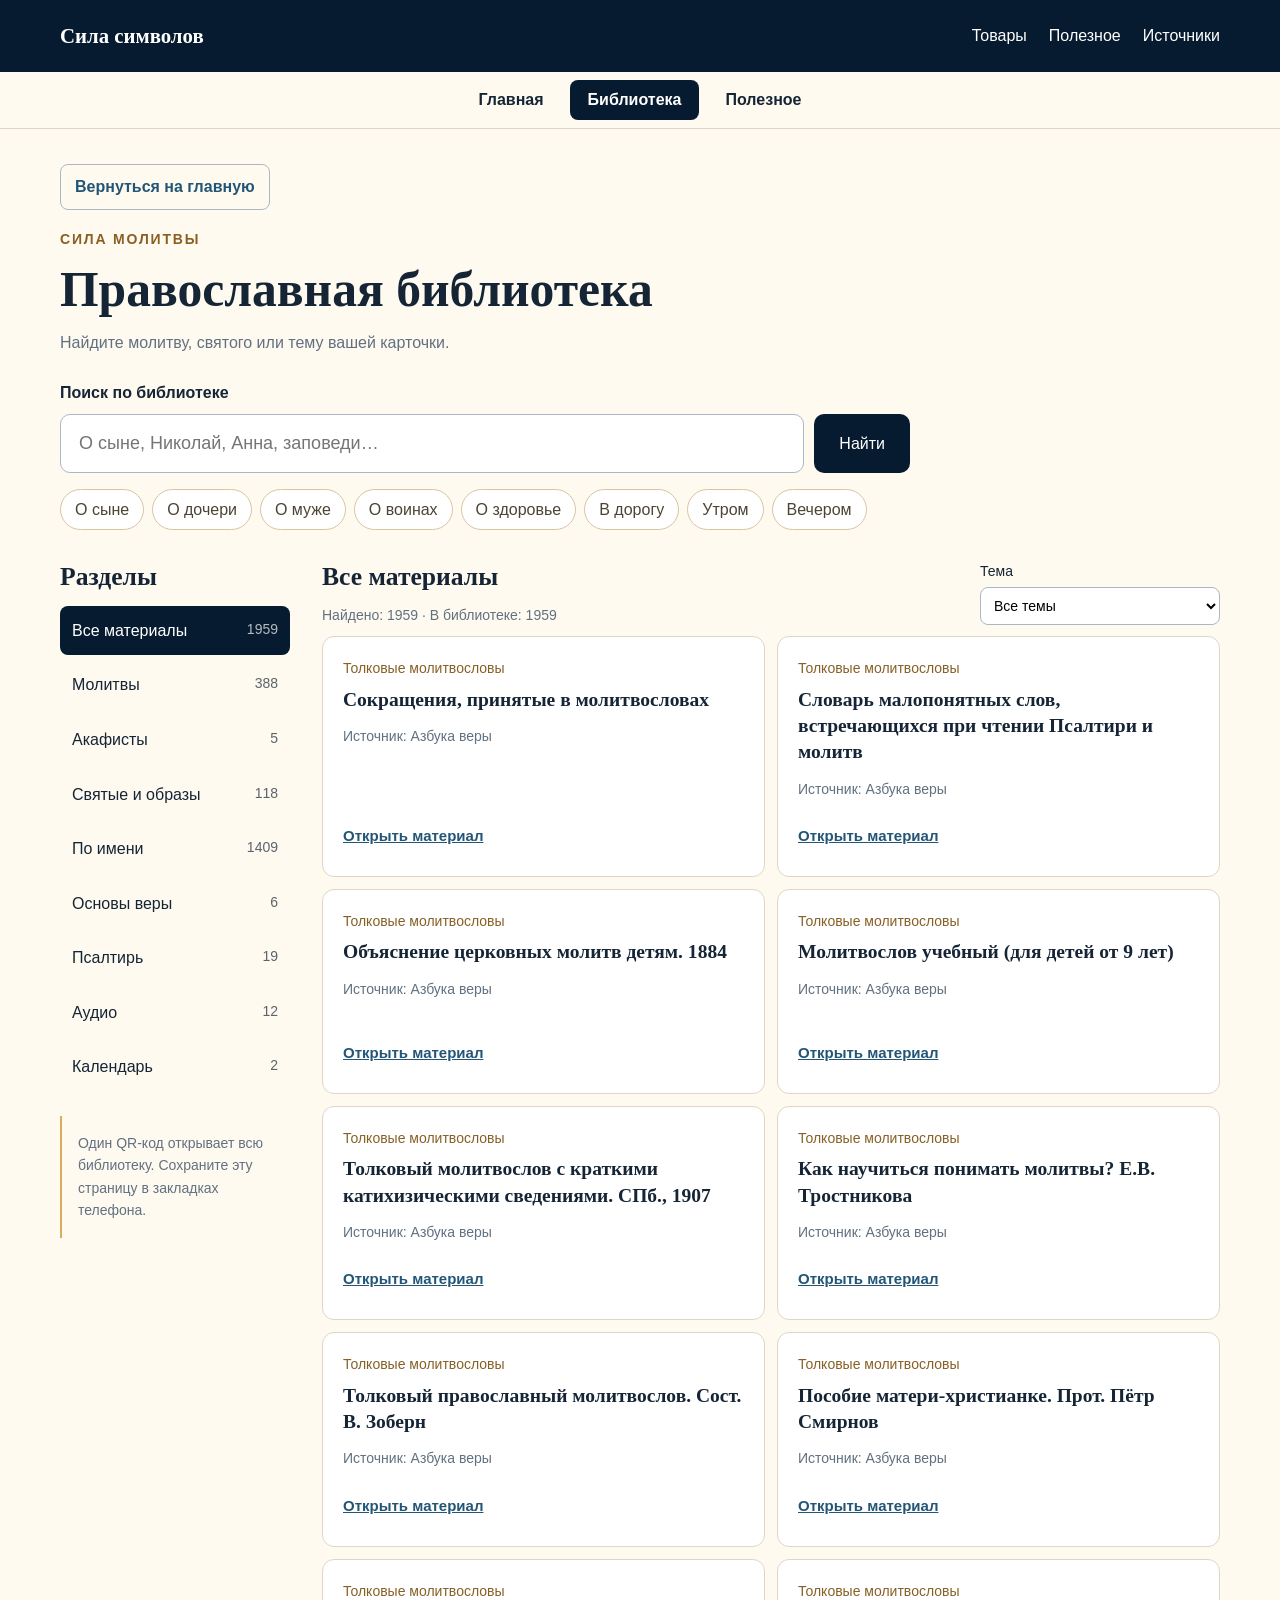
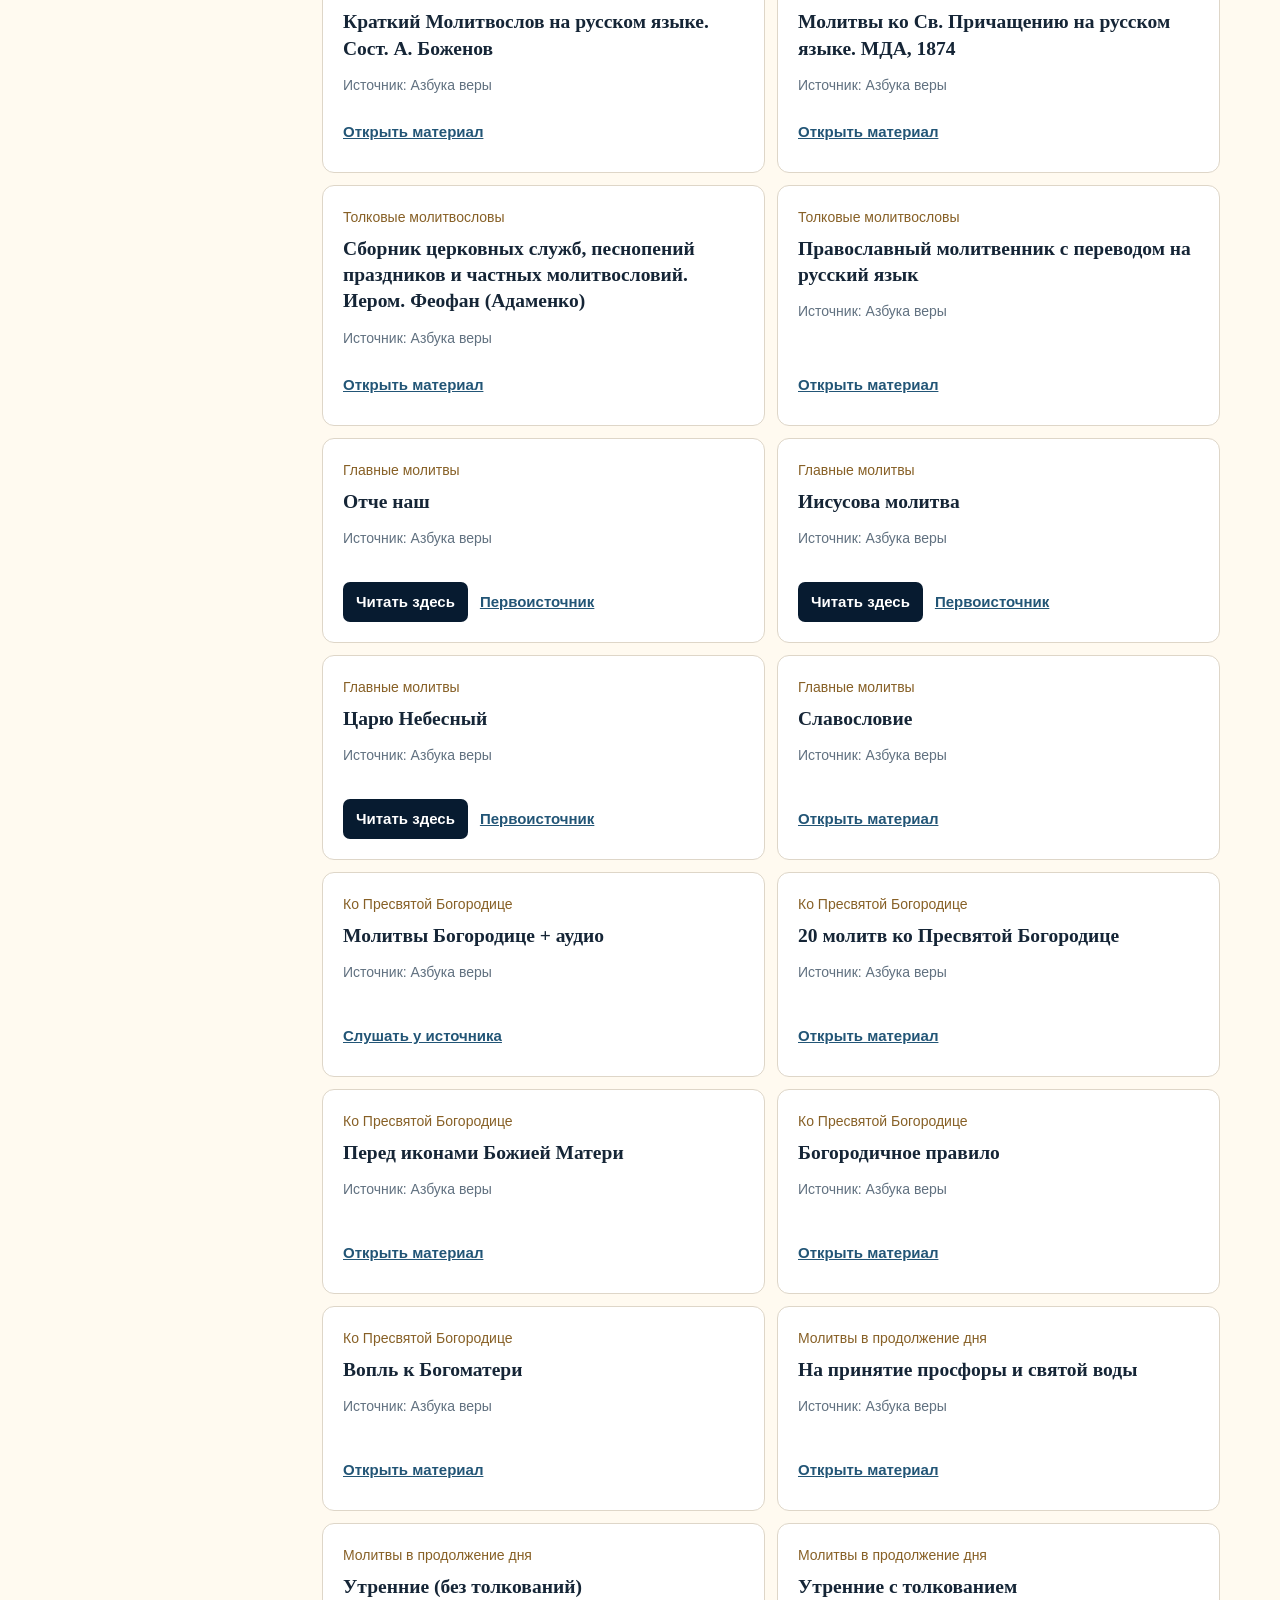
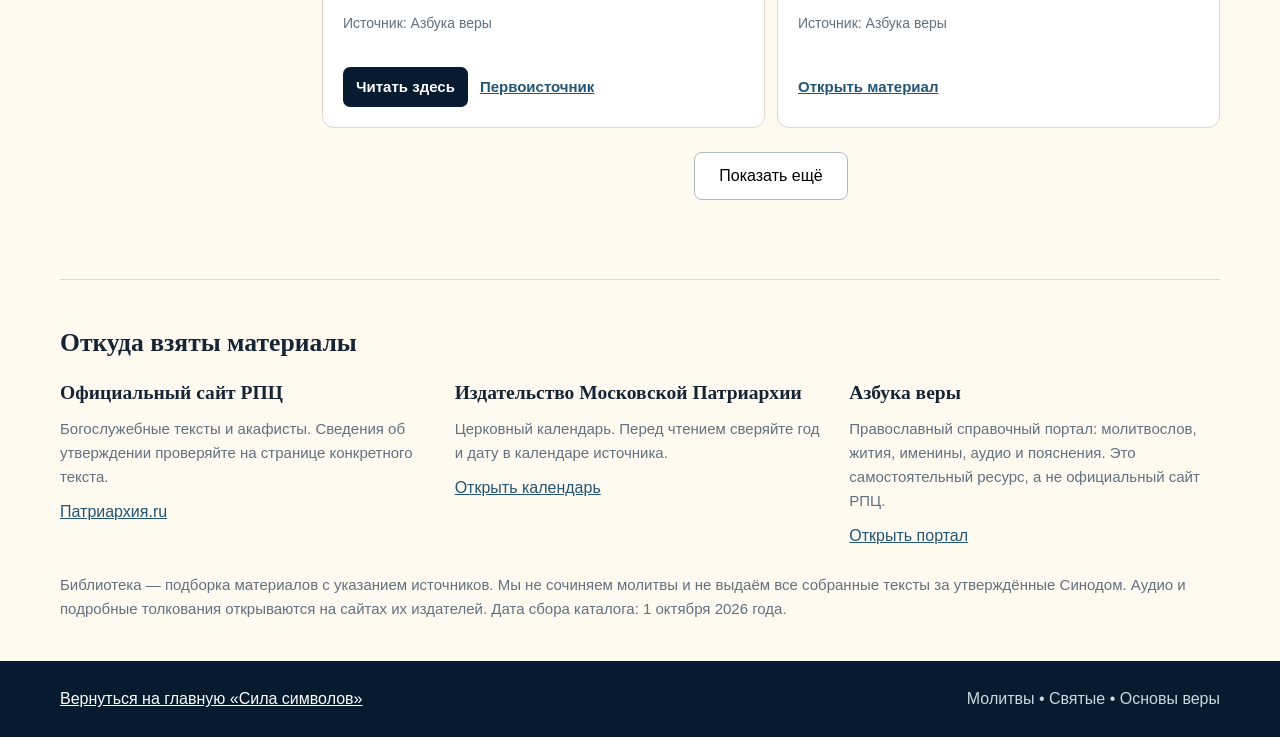
<file: library.html>
<!doctype html>
<html lang="ru"><head><meta charset="utf-8"><meta name="viewport" content="width=device-width,initial-scale=1"><title>Православная библиотека — Сила молитвы</title><meta name="description" content="Молитвы, акафисты, святые по имени, основы православной веры, аудио и календарь. Ссылки на источники каждого материала."><meta name="theme-color" content="#071b30"><link rel="stylesheet" href="library.css?v=20261001-search2"><script defer src="library.js?v=20261001-search2"></script></head>
<body><a class="skip" href="#main">К содержимому</a><header><div class="shell top"><a class="brand" href="/">Сила символов</a><nav aria-label="Основная навигация"><a href="/index.html#products">Товары</a><a href="/knowledge.html">Полезное</a><a href="#sources">Источники</a></nav></div><div class="section-tabs-wrap"><nav class="section-tabs shell" aria-label="Разделы сайта"><a href="/">Главная</a><a href="/biblioteka/" aria-current="page">Библиотека</a><a href="/knowledge.html">Полезное</a></nav></div></header>
<main id="main" class="shell"><div class="intro"><a class="return-link" href="/">Вернуться на главную</a><p class="eyebrow">Сила молитвы</p><h1>Православная библиотека</h1><p>Найдите молитву, святого или тему вашей карточки.</p></div>
<form id="search-form" role="search"><label for="search">Поиск по библиотеке</label><div class="search-row"><input type="search" id="search" placeholder="О сыне, Николай, Анна, заповеди…" autocomplete="off"><button type="submit">Найти</button></div></form>
<div class="topics" aria-label="Популярные темы"><button data-query="о сыне">О сыне</button><button data-query="о дочери">О дочери</button><button data-query="о муже">О муже</button><button data-query="воин">О воинах</button><button data-query="болящ">О здоровье</button><button data-query="водител">В дорогу</button><button data-query="утрен">Утром</button><button data-query="сон грядущ">Вечером</button></div>
<div class="workspace"><aside><h2>Разделы</h2><nav id="categories" aria-label="Разделы библиотеки"></nav><div class="aside-note">Один QR-код открывает всю библиотеку. Сохраните эту страницу в закладках телефона.</div></aside><section class="catalog" aria-labelledby="results-title"><div class="result-head"><div><h2 id="results-title">Все материалы</h2><p id="count" aria-live="polite">Загружаем библиотеку…</p></div><label class="select-label">Тема<select id="section"><option value="">Все темы</option></select></label></div><p id="name-note" hidden>Одно имя могут носить несколько святых. Откройте список и выберите святого, изображённого на вашей карточке. Имя само по себе не определяет небесного покровителя.</p><div id="results"></div><button id="more" hidden>Показать ещё</button><p id="error" hidden>Не удалось загрузить библиотеку. <button id="retry">Повторить</button></p></section></div>
<section id="sources" class="sources"><h2>Откуда взяты материалы</h2><div class="source-grid"><article><h3>Официальный сайт РПЦ</h3><p>Богослужебные тексты и акафисты. Сведения об утверждении проверяйте на странице конкретного текста.</p><a href="https://patriarchia.ru/documents/holy-texts" target="_blank" rel="noopener">Патриархия.ru</a></article><article><h3>Издательство Московской Патриархии</h3><p>Церковный календарь. Перед чтением сверяйте год и дату в календаре источника.</p><a href="https://calendar.rop.ru/" target="_blank" rel="noopener">Открыть календарь</a></article><article><h3>Азбука веры</h3><p>Православный справочный портал: молитвослов, жития, именины, аудио и пояснения. Это самостоятельный ресурс, а не официальный сайт РПЦ.</p><a href="https://azbyka.ru/" target="_blank" rel="noopener">Открыть портал</a></article></div><p class="policy">Библиотека — подборка материалов с указанием источников. Мы не сочиняем молитвы и не выдаём все собранные тексты за утверждённые Синодом. Аудио и подробные толкования открываются на сайтах их издателей. Дата сбора каталога: 1 октября 2026 года.</p></section>
</main><footer><div class="shell"><a href="/">Вернуться на главную «Сила символов»</a><span>Молитвы • Святые • Основы веры</span></div></footer>
<dialog id="reader"><div class="reader-top"><span>Чтение молитвы</span><button id="close" aria-label="Закрыть">Закрыть</button></div><h2 id="reader-title"></h2><div class="reader-tools"><button id="smaller" aria-label="Уменьшить шрифт">А−</button><button id="larger" aria-label="Увеличить шрифт">А+</button><button id="copy">Скопировать текст</button></div><div id="reader-text"></div><p id="reader-source"></p><p class="reader-note">Традиционный текст. Для пояснений и других вариантов откройте источник.</p></dialog></body></html>
</file>
<file: library.css>
:root{--navy:#071b30;--gold:#d8ad5b;--ink:#152536;--muted:#617180}*{box-sizing:border-box}body{margin:0;font:16px/1.6 Arial,sans-serif;color:var(--ink);background:#fffaf0}a{color:#225576}button,input,select{font:inherit}button,a,input,select{touch-action:manipulation}button{cursor:pointer}a:focus-visible,button:focus-visible,input:focus-visible,select:focus-visible{outline:3px solid #bb872c;outline-offset:3px}.shell{width:min(1160px,calc(100% - 36px));margin:auto}header{background:var(--navy);color:#fff}.top{display:flex;align-items:center;justify-content:space-between;gap:20px;min-height:72px}.brand{font:700 1.3rem Georgia,serif;color:#fff;text-decoration:none}.top nav{display:flex;gap:22px}.top nav a{color:#fff;text-decoration:none}.intro{padding:35px 0 15px}.eyebrow{text-transform:uppercase;letter-spacing:.13em;color:#896022;font-size:.875rem;font-weight:bold;margin:0}h1{font:700 clamp(2rem,5vw,3.1rem)/1.2 Georgia,serif;margin:10px 0}h2{font:700 1.6rem/1.3 Georgia,serif}h3{font:700 1.22rem/1.35 Georgia,serif}p{margin:10px 0}.intro>p:last-child{color:var(--muted)}#search-form{max-width:850px}#search-form label{display:block;font-weight:bold;margin-bottom:8px}.search-row{display:flex;gap:10px}.search-row input{min-width:0;flex:1;padding:14px 18px;border:1px solid #abb8c3;background:white;border-radius:10px;font-size:1.125rem}.search-row button{padding:12px 25px;background:var(--navy);color:white;border:0;border-radius:10px}.topics{display:flex;flex-wrap:wrap;gap:8px;margin:16px 0 30px}.topics button{border:1px solid #d8c59f;border-radius:30px;padding:7px 14px;background:#fff;color:#4c4435}.topics button:hover{background:#f2e4c9}.workspace{display:grid;grid-template-columns:230px minmax(0,1fr);gap:32px}aside h2{margin:0 0 12px}#categories{display:flex;flex-direction:column;gap:5px}#categories button{display:flex;justify-content:space-between;gap:8px;padding:12px;border:0;border-radius:8px;background:transparent;text-align:left;color:var(--ink)}#categories button.active{background:var(--navy);color:#fff}#categories button span{font-size:.875rem;opacity:.7}.aside-note{margin-top:24px;padding:16px;border-left:2px solid var(--gold);font-size:.875rem;color:var(--muted)}.result-head{display:flex;justify-content:space-between;gap:20px;align-items:start}.result-head h2{margin:0}.result-head p{color:var(--muted);font-size:.875rem}.select-label{max-width:240px;font-size:.875rem}select{display:block;width:100%;padding:9px;border:1px solid #abb8c3;background:white;border-radius:8px;margin-top:4px}#results{display:grid;grid-template-columns:repeat(2,minmax(0,1fr));gap:12px}.card{border:1px solid #ded6c8;background:white;border-radius:12px;padding:20px;display:flex;flex-direction:column;align-items:start;min-height:205px}.card h3{margin:7px 0 12px}.meta{font-size:.875rem;color:var(--muted)}.category{font-size:.875rem;color:#876026}.card .actions{margin-top:auto;display:flex;flex-wrap:wrap;gap:12px;padding-top:16px}.actions a,.actions button{font-weight:bold;font-size:.9375rem}.actions button{border:0;background:var(--navy);color:white;padding:8px 13px;border-radius:7px}.actions a{padding:8px 0}#more{display:block;margin:24px auto;padding:10px 24px;background:#fff;border:1px solid #abb8c3;border-radius:8px}[hidden]{display:none!important}#name-note{padding:16px;background:#eef3f7;border-radius:10px}.sources{margin:55px 0 40px;border-top:1px solid #ded6c8;padding-top:25px}.source-grid{display:grid;grid-template-columns:repeat(3,1fr);gap:24px}.source-grid h3{margin:0 0 8px}.source-grid p,.policy{color:var(--muted);font-size:.9375rem}.policy{margin-top:25px}footer{background:var(--navy);padding:25px 0;color:#ccd7df}footer .shell{display:flex;justify-content:space-between;gap:20px}footer a{color:#fff}dialog{border:0;border-radius:14px;width:min(760px,calc(100% - 24px));max-height:88vh;padding:26px;color:var(--ink)}dialog::backdrop{background:#071b30bb}.reader-top{display:flex;justify-content:space-between;gap:15px;color:var(--muted)}dialog button{padding:8px 12px;border:1px solid #b6c0c7;border-radius:7px;background:#fff}.reader-tools{display:flex;flex-wrap:wrap;gap:8px;margin:15px 0 22px}#reader-text{font:1.375rem/1.85 Georgia,serif;white-space:pre-wrap}.reader-note{font-size:.875rem;color:var(--muted)}.skip{position:absolute;top:-80px;background:white;padding:10px}.skip:focus{top:0}@media(max-width:760px){.top{align-items:start;padding:16px 0;flex-direction:column;gap:10px}.top nav{gap:18px;font-size:.9375rem}.workspace{grid-template-columns:1fr;gap:24px}#categories{flex-direction:row;flex-wrap:wrap}#categories button{padding:8px 11px;border:1px solid #ded6c8;font-size:.9375rem}.aside-note{display:none}aside h2{font-size:1.2rem}.result-head{flex-direction:column;gap:8px}.select-label{width:100%;max-width:none;margin-bottom:15px}#results{grid-template-columns:1fr}.card{min-height:170px}.source-grid{grid-template-columns:1fr}.search-row button{padding:12px 15px}.search-row input{padding:12px;font-size:1rem}footer .shell{flex-direction:column}dialog{padding:20px}}

.section-tabs-wrap{background:#fffaf0;border-bottom:1px solid #ded6c8}.section-tabs{display:flex!important;justify-content:center;gap:8px;padding-top:8px;padding-bottom:8px}.section-tabs a{display:block;padding:9px 18px;color:#152536!important;text-decoration:none;font:700 16px/1.4 Arial,sans-serif;border-radius:8px}.section-tabs a:hover{background:#f2e4c9}.section-tabs a[aria-current="page"]{background:#071b30;color:white!important}.section-tabs a:focus-visible{outline:3px solid #bb872c;outline-offset:2px}@media(max-width:480px){.section-tabs{gap:4px}.section-tabs a{padding:9px 12px;font-size:14px}}
.return-link{display:inline-flex;padding:9px 14px;border:1px solid #abb8c3;border-radius:8px;text-decoration:none;font-weight:700;margin-bottom:18px}.return-link:hover{background:#f2e4c9}

.topics button.active{background:#071b30;color:#fff;border-color:#071b30}#results-title{scroll-margin-top:24px}
</file>
